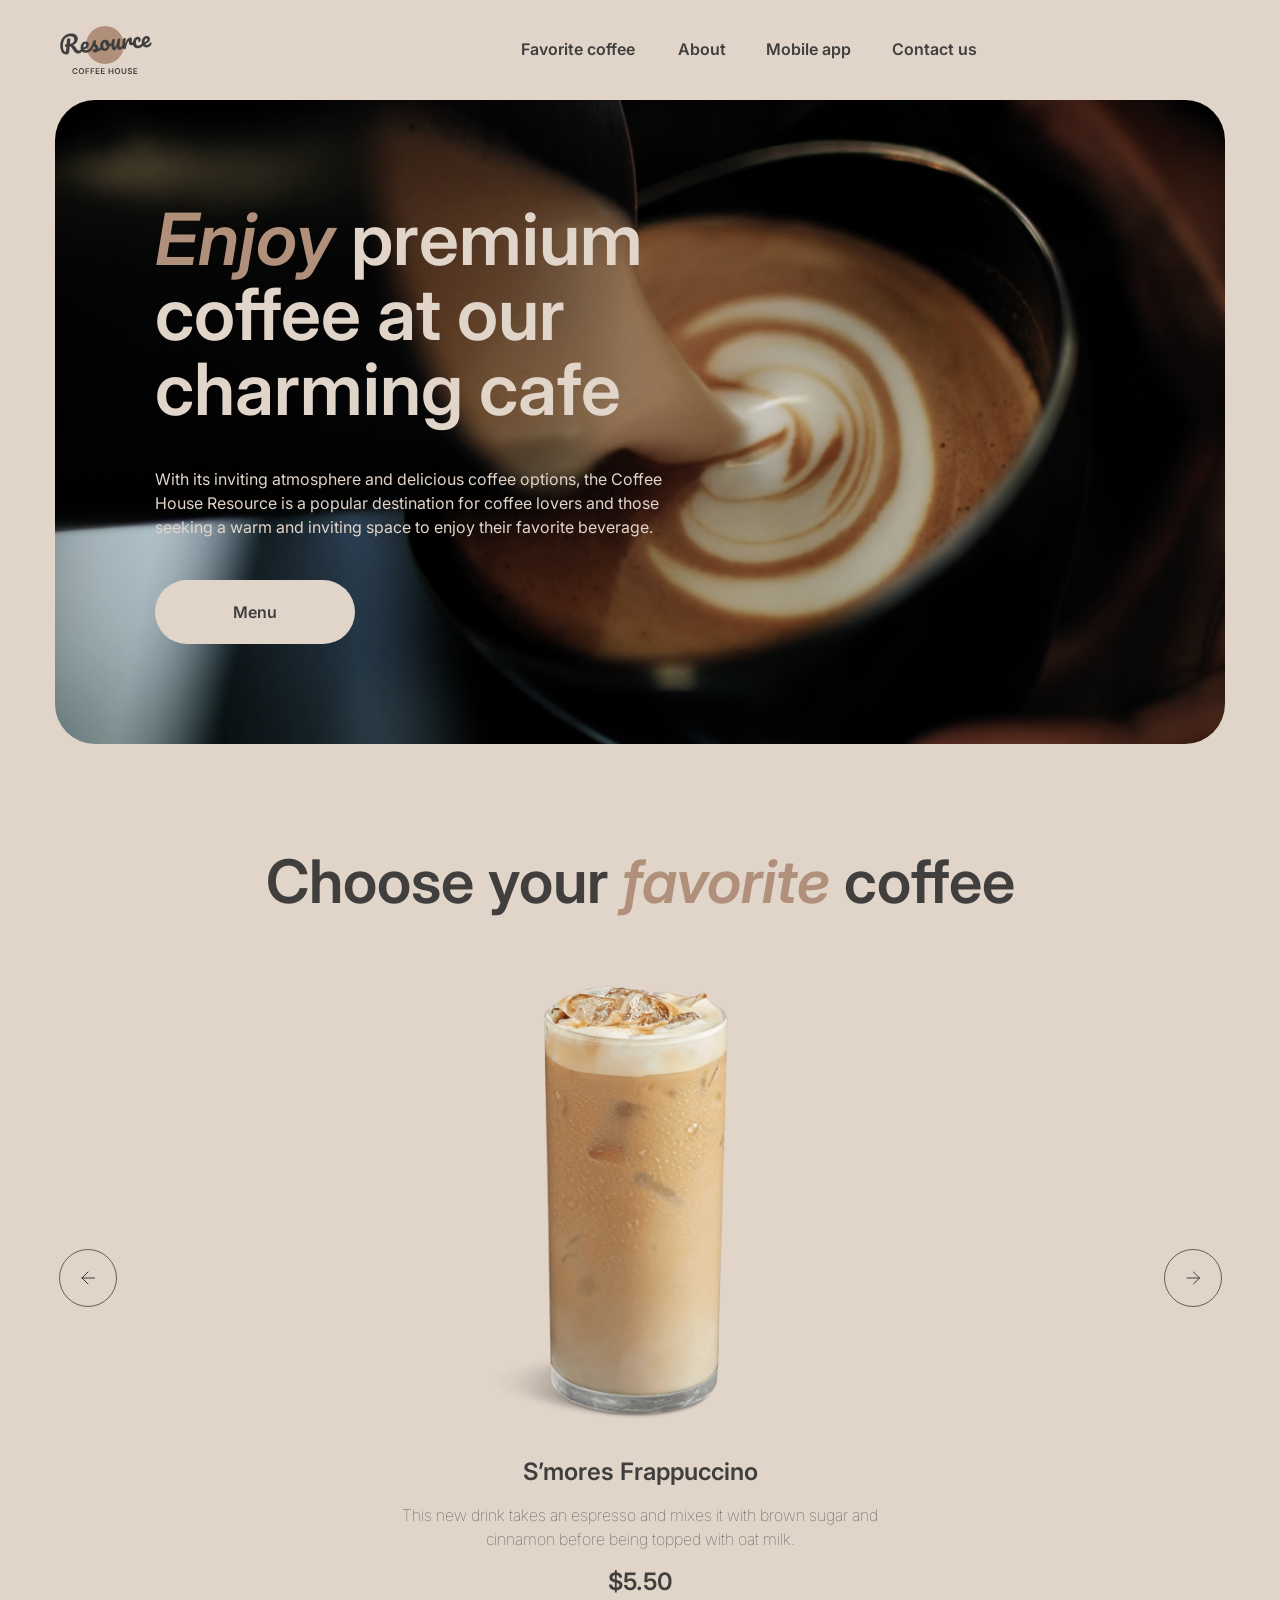
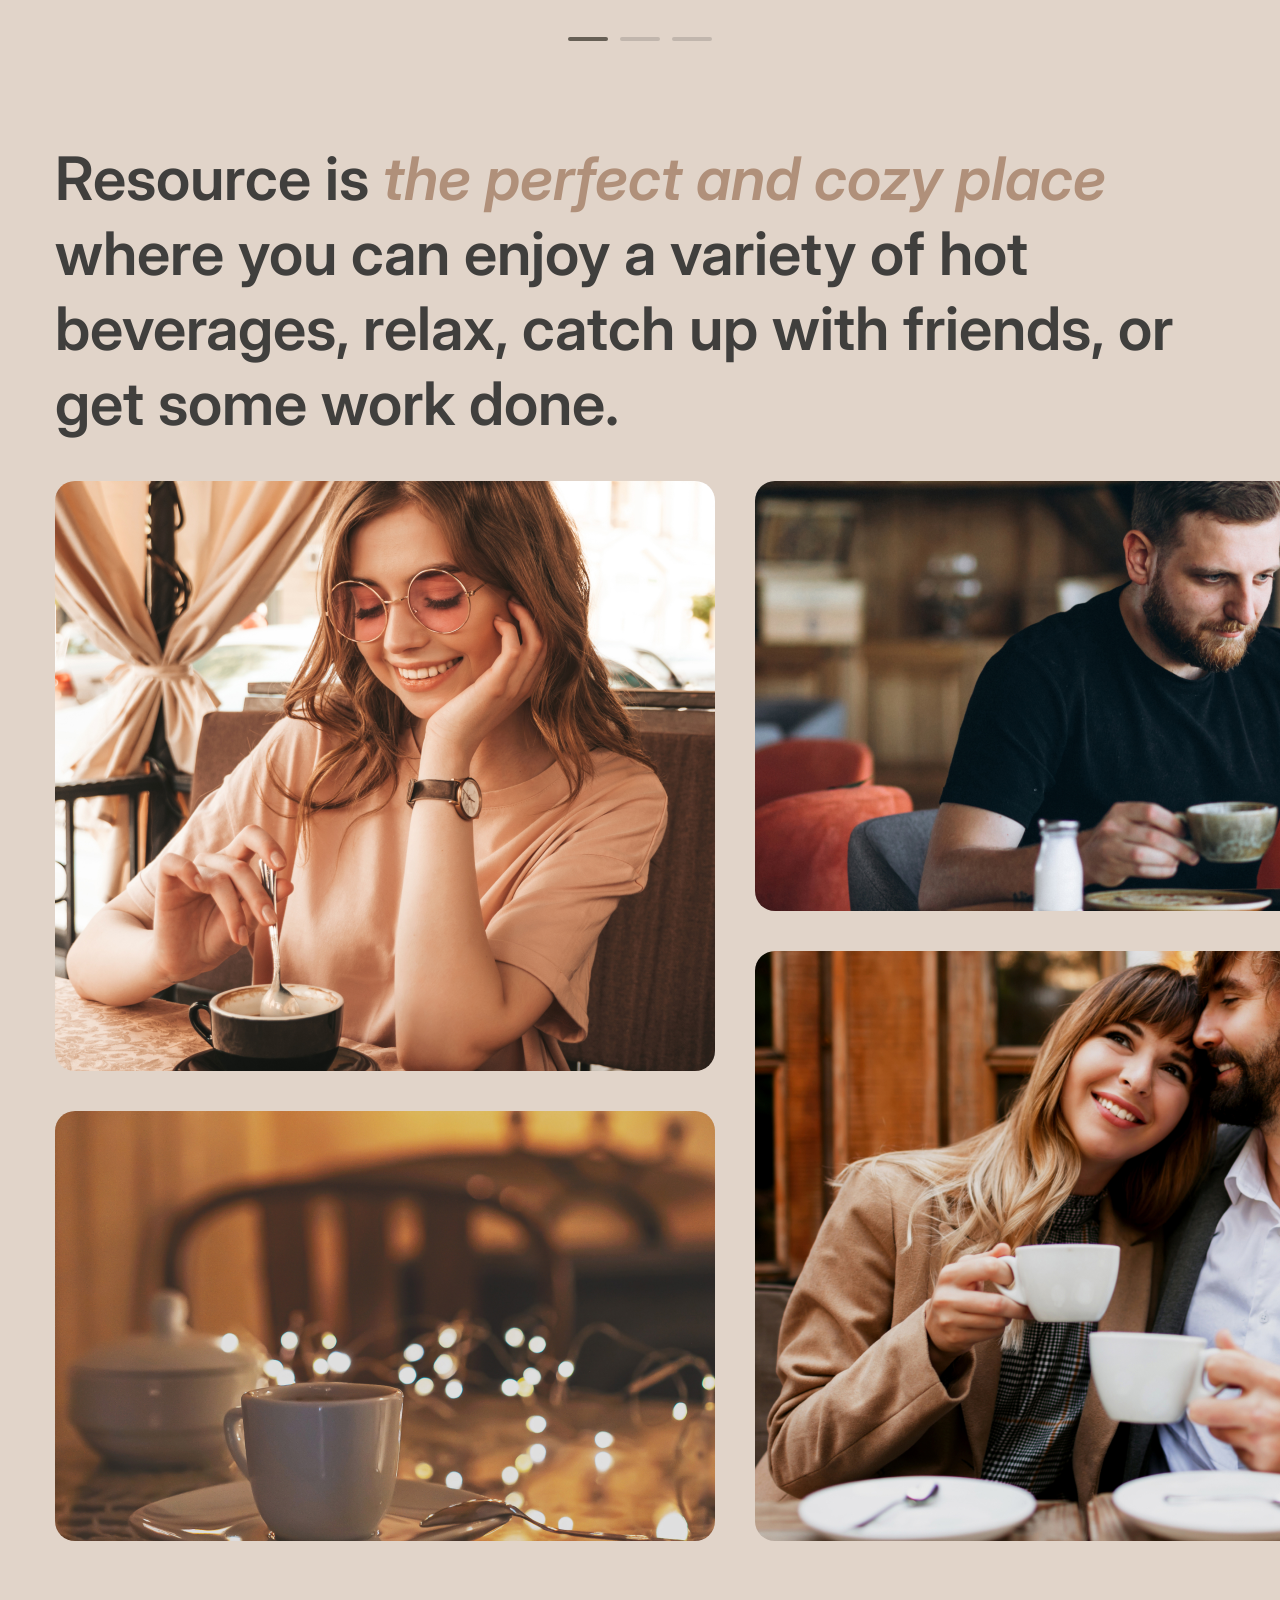
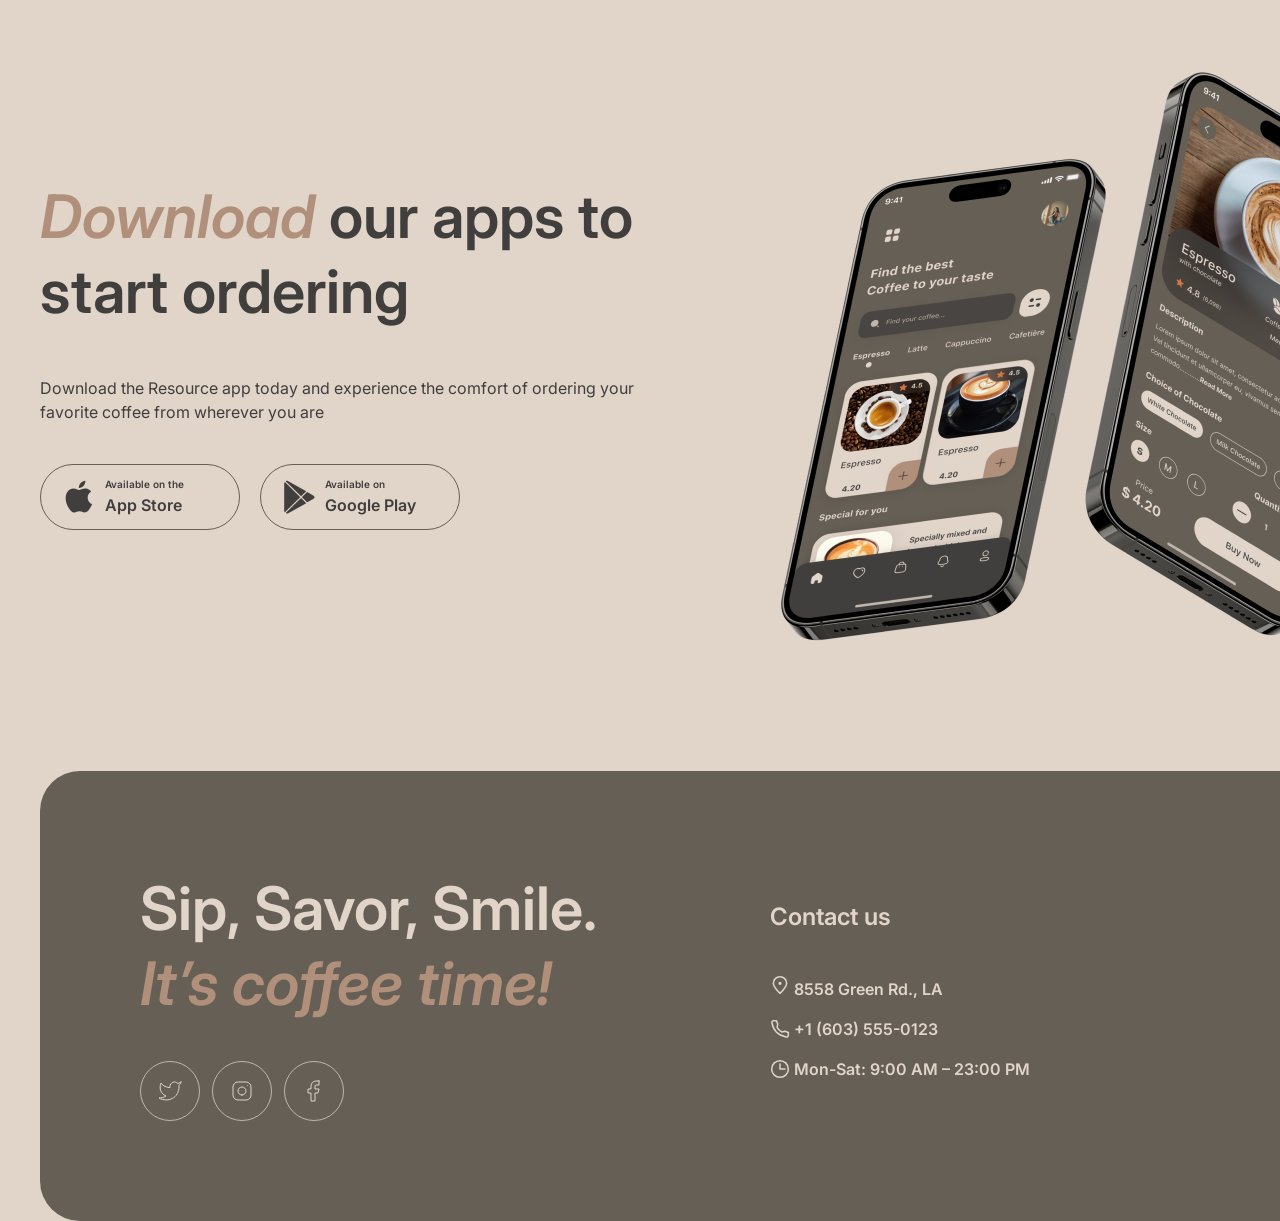
<file: coffee-house/index.html>
<!DOCTYPE html>
<html lang="en">
<head>
    <!-- encoding -->
    <meta charset="UTF-8">
    <!-- mobile support -->
    <meta name="viewport" content="width=device-width, initial-scale=1.0">
    <meta name="viewport" content="width=device-width, initial-scale=1">
    <!-- title, seo -->
    <title>Home</title>
    <!-- styles -->
    <link rel="stylesheet" href="./style/style.css">
    <!-- open graph -->
    <!-- favicons -->
    <link type="image/coffee-icon" href="./img/coffee-cup.svg" rel="shortcut icon">
    <link type="Image/coffee-icon" href="./img/coffee-cup.svg" rel="icon">
</head>
<body>
    <!-- header -->
    <header class="header">
        <div class="container">
            <div class="header_nav">
                <div class="logo">
                    <svg width="100" height="60" viewBox="0 0 100 60" fill="none" xmlns="http://www.w3.org/2000/svg">
                        <path
                            d="M69 25C69 35.4934 60.4934 44 50 44C39.5066 44 31 35.4934 31 25C31 14.5066 39.5066 6 50 6C60.4934 6 69 14.5066 69 25Z"
                            fill="#B0907A" />
                        <path
                            d="M95.6784 22.2913C95.8856 22.2732 96.0534 22.3548 96.1817 22.5364C96.326 22.7165 96.4127 22.9739 96.442 23.3086C96.4922 23.8824 96.4 24.3884 96.1652 24.8265C95.7789 25.5509 95.2359 26.1365 94.5362 26.5832C93.8524 27.0285 93.0084 27.295 92.0042 27.3829C90.4741 27.5168 89.2469 27.1664 88.3226 26.3318C87.3969 25.4812 86.8658 24.2749 86.7291 22.7129C86.6329 21.6131 86.7748 20.5727 87.1547 19.5919C87.5333 18.5951 88.1046 17.7822 88.8687 17.1532C89.6487 16.5229 90.5568 16.1623 91.5928 16.0717C92.5173 15.9908 93.2829 16.2049 93.8895 16.714C94.4948 17.2071 94.8386 17.9239 94.9209 18.8643C95.0171 19.9641 94.7016 20.9473 93.9743 21.814C93.2617 22.6633 91.9772 23.4021 90.1208 24.0303C90.5675 24.73 91.2451 25.0401 92.1537 24.9606C92.8072 24.9035 93.3279 24.7053 93.7158 24.3662C94.1197 24.0257 94.5692 23.4725 95.0643 22.7064C95.2346 22.4506 95.4393 22.3122 95.6784 22.2913ZM91.3914 18.4503C90.8016 18.5019 90.3295 18.8885 89.9751 19.6102C89.6365 20.3304 89.5098 21.1767 89.5949 22.149L89.5991 22.1968C90.5199 21.8914 91.2318 21.4918 91.7347 20.9981C92.2376 20.5044 92.4632 19.9626 92.4117 19.3729C92.3852 19.0701 92.2766 18.8386 92.0859 18.6786C91.9098 18.5013 91.6783 18.4252 91.3914 18.4503Z"
                            fill="#403F3D" />
                        <path
                            d="M83.2976 28.1446C81.7356 28.2813 80.4779 27.9497 79.5245 27.1497C78.5857 26.3324 78.0529 25.1985 77.926 23.7481C77.813 22.457 77.969 21.303 78.394 20.2861C78.819 19.2692 79.4149 18.4622 80.1818 17.8651C80.9487 17.268 81.7784 16.9304 82.671 16.8523C83.5477 16.7756 84.2481 16.9793 84.7723 17.4635C85.311 17.9303 85.6159 18.5702 85.6871 19.383C85.7456 20.0525 85.6437 20.6316 85.3813 21.1203C85.1348 21.6076 84.7725 21.8722 84.2944 21.9141C83.9915 21.9406 83.7382 21.8904 83.5344 21.7637C83.3465 21.6356 83.2414 21.444 83.2191 21.189C83.2093 21.0774 83.2141 20.9485 83.2334 20.8023C83.2527 20.6561 83.2676 20.5504 83.278 20.4852C83.3367 20.2392 83.357 20.0125 83.3389 19.8053C83.3208 19.5981 83.2511 19.4436 83.1297 19.3418C83.0243 19.2386 82.876 19.1953 82.6847 19.2121C82.3181 19.2441 81.9901 19.4415 81.7006 19.8041C81.4097 20.1508 81.193 20.6114 81.0506 21.186C80.9081 21.7606 80.8661 22.3826 80.9247 23.0521C81.0865 24.901 81.9723 25.7551 83.5821 25.6142C84.2356 25.557 84.9181 25.2805 85.6296 24.7846C86.3556 24.2714 87.0469 23.5444 87.7034 22.6036C87.8752 22.3637 88.0806 22.2333 88.3197 22.2124C88.5269 22.1942 88.6946 22.2759 88.8229 22.4574C88.9672 22.6375 89.054 22.895 89.0832 23.2297C89.1362 23.8354 89.028 24.3427 88.7587 24.7518C88.0904 25.7418 87.2526 26.5378 86.2452 27.1399C85.2524 27.7247 84.2699 28.0596 83.2976 28.1446Z"
                            fill="#403F3D" />
                        <path
                            d="M69.548 29.3476C68.9423 29.4006 68.4841 29.1195 68.1733 28.5042C67.8784 27.8876 67.6696 26.8779 67.5469 25.4753C67.3656 23.4032 67.4882 21.4089 67.9148 19.4924C68.0179 19.0177 68.2197 18.6627 68.5203 18.4276C68.8355 18.1752 69.288 18.0232 69.8778 17.9716C70.1965 17.9437 70.4232 17.964 70.5577 18.0326C70.6921 18.1011 70.7692 18.2469 70.7887 18.4701C70.811 18.7251 70.7416 19.3094 70.5806 20.2229C70.477 20.8744 70.3983 21.4434 70.3445 21.93C70.2907 22.4165 70.2626 23.0132 70.2602 23.7201C70.6663 22.3033 71.1584 21.136 71.7366 20.2181C72.3148 19.3002 72.8987 18.6308 73.4883 18.2098C74.0938 17.7874 74.6595 17.5532 75.1855 17.5072C76.2215 17.4166 76.7849 17.8893 76.8755 18.9253C76.8936 19.1325 76.8658 19.6409 76.7921 20.4504C76.7204 21.0991 76.6915 21.5032 76.7054 21.6626C76.7542 22.2204 76.9779 22.4819 77.3764 22.4471C77.8227 22.408 78.3658 22.0072 79.0057 21.2445C79.1948 21.0191 79.4009 20.8967 79.6241 20.8772C79.8313 20.8591 79.9991 20.9408 80.1274 21.1223C80.2702 21.2864 80.3549 21.5199 80.3814 21.8228C80.433 22.4125 80.314 22.8887 80.0245 23.2513C79.6187 23.7526 79.1275 24.1971 78.5511 24.5848C77.9893 24.9552 77.3736 25.1697 76.7042 25.2282C75.8594 25.3021 75.1951 25.1434 74.7111 24.7521C74.2431 24.3594 73.977 23.7965 73.9129 23.0633C73.892 22.8242 73.895 22.583 73.9219 22.3397C73.9258 22.0182 73.923 21.8016 73.9132 21.69C73.8909 21.435 73.7921 21.3151 73.6167 21.3305C73.3777 21.3514 73.0826 21.6503 72.7315 22.2271C72.395 22.7865 72.0738 23.5213 71.768 24.4314C71.4621 25.3415 71.2322 26.2932 71.0782 27.2864C70.9684 28.0509 70.8058 28.5791 70.5904 28.8709C70.3896 29.1455 70.0421 29.3044 69.548 29.3476Z"
                            fill="#403F3D" />
                        <path
                            d="M59.2452 30.2488C58.5279 30.3116 57.9096 30.0364 57.3902 29.4233C56.8853 28.7929 56.5897 27.9836 56.5032 26.9954C56.3986 25.8 56.3828 24.7012 56.4557 23.699C56.5273 22.6809 56.6975 21.5979 56.9665 20.4501C57.0841 19.958 57.2772 19.5958 57.546 19.3635C57.8148 19.1312 58.26 18.9878 58.8816 18.9334C59.2323 18.9028 59.4762 18.9376 59.6135 19.038C59.7667 19.1371 59.8531 19.2981 59.8726 19.5213C59.8838 19.6488 59.8337 20.0868 59.7226 20.8354C59.6148 21.4391 59.534 21.9842 59.4802 22.4707C59.3078 24.1722 59.246 25.3019 59.2948 25.8598C59.3241 26.1945 59.3849 26.4301 59.4771 26.5666C59.568 26.6871 59.7011 26.7397 59.8764 26.7244C60.1155 26.7035 60.3895 26.4386 60.6983 25.9297C61.023 25.4195 61.3421 24.6608 61.6555 23.6536C61.9849 22.6451 62.2788 21.4148 62.5372 19.9627C62.6229 19.4734 62.7842 19.114 63.0211 18.8845C63.2739 18.6535 63.6633 18.5151 64.1893 18.4691C64.5559 18.437 64.8151 18.4625 64.967 18.5456C65.1174 18.6127 65.203 18.7658 65.224 19.0049C65.2588 19.4034 65.1551 20.5127 64.9128 22.3327C64.645 24.412 64.532 25.6907 64.5739 26.1688C64.6004 26.4717 64.685 26.7052 64.8279 26.8694C64.9693 27.0176 65.1437 27.0827 65.3509 27.0645C65.6697 27.0366 66.0275 26.8126 66.4244 26.3924C66.8358 25.9549 67.3698 25.2657 68.0263 24.3249C68.198 24.0851 68.4035 23.9547 68.6425 23.9337C68.8498 23.9156 69.0175 23.9973 69.1458 24.1788C69.2901 24.3589 69.3768 24.6163 69.4061 24.9511C69.4619 25.5886 69.3537 26.096 69.0815 26.4731C68.4701 27.3779 67.7896 28.1361 67.04 28.7477C66.3064 29.358 65.4375 29.707 64.4334 29.7949C63.6683 29.8618 63.0766 29.6165 62.6585 29.0588C62.2562 28.4997 62.0084 27.6862 61.9149 26.6183C61.7388 27.7259 61.4055 28.5982 60.9152 29.2354C60.4235 29.8566 59.8668 30.1944 59.2452 30.2488Z"
                            fill="#403F3D" />
                        <path
                            d="M57.5606 22.8796C57.7678 22.8614 57.9362 22.9511 58.0659 23.1485C58.1956 23.346 58.2744 23.6041 58.3023 23.9229C58.3692 24.688 58.1779 25.1625 57.7282 25.3463C56.8011 25.7647 55.7659 26.048 54.6225 26.1963C54.4367 27.5616 53.9332 28.6898 53.1117 29.5808C52.2888 30.4559 51.3115 30.9429 50.1799 31.0419C49.2235 31.1256 48.3824 30.9663 47.6566 30.564C46.9467 30.1603 46.383 29.5913 45.9654 28.8569C45.5478 28.1225 45.3 27.309 45.2219 26.4164C45.1159 25.205 45.2529 24.1089 45.6328 23.1281C46.0114 22.1313 46.5841 21.3343 47.351 20.7372C48.1165 20.1242 48.9933 19.7744 49.9816 19.688C51.1929 19.582 52.2022 19.9193 53.0093 20.6999C53.8309 21.4632 54.3592 22.453 54.5941 23.6691C55.339 23.5558 56.2177 23.3183 57.23 22.9567C57.3547 22.9136 57.4649 22.8879 57.5606 22.8796ZM50.1494 28.4908C50.6595 28.4462 51.0797 28.2007 51.41 27.7542C51.7563 27.3063 51.959 26.6863 52.0182 25.8941C51.4948 25.6026 51.0739 25.1977 50.7555 24.6795C50.4531 24.1599 50.2754 23.5972 50.2224 22.9916C50.2001 22.7365 50.2017 22.4794 50.2272 22.2202L50.1076 22.2307C49.4701 22.2864 48.9633 22.644 48.5873 23.3032C48.2259 23.9452 48.094 24.824 48.1916 25.9398C48.2683 26.8164 48.4942 27.4712 48.8694 27.9042C49.2605 28.3357 49.6872 28.5313 50.1494 28.4908Z"
                            fill="#403F3D" />
                        <path
                            d="M40.3093 32.4354C39.4805 32.508 38.8262 32.3725 38.3464 32.029C37.8826 31.6841 37.6298 31.2726 37.5879 30.7944C37.5517 30.38 37.6717 30.0081 37.9481 29.6787C38.2244 29.3494 38.6575 29.1589 39.2472 29.1073C39.4544 29.0892 39.6956 29.0922 39.9708 29.1163C40.2604 29.1231 40.4777 29.1282 40.6226 29.1316C40.5704 28.7185 40.4406 28.3364 40.2332 27.9851C40.0417 27.6325 39.8038 27.3 39.5195 26.9876C39.2338 26.6592 38.9682 26.3773 38.7228 26.1418C38.3109 27.1254 37.8851 27.9497 37.4454 28.6145C37.0216 29.278 36.5472 29.9137 36.0222 30.5218C35.7604 30.8338 35.4701 31.0038 35.1513 31.0316C34.8963 31.054 34.6814 30.9844 34.5067 30.823C34.3306 30.6457 34.2307 30.4216 34.207 30.1506C34.1791 29.8318 34.2648 29.5272 34.4643 29.2367L34.7416 28.827C35.5235 27.6664 36.1068 26.7159 36.4918 25.9756C36.7223 25.4896 36.9874 24.8481 37.2871 24.0509C37.5853 23.2379 37.8735 22.4016 38.1517 21.542C38.3932 20.8142 38.9921 20.4085 39.9484 20.3248C40.3947 20.2858 40.709 20.2984 40.8913 20.3628C41.0736 20.4271 41.1725 20.547 41.1878 20.7223C41.1962 20.8179 41.1775 20.9722 41.1319 21.1849C41.0863 21.3977 41.0167 21.6126 40.9233 21.8296C40.6866 22.4285 40.5857 22.9272 40.6205 23.3257C40.6415 23.5647 40.7442 23.8208 40.9286 24.0937C41.1291 24.3653 41.4235 24.7009 41.8118 25.1006C42.3804 25.7254 42.8131 26.2657 43.11 26.7216C43.4214 27.1601 43.6015 27.6583 43.6503 28.2162C43.6642 28.3756 43.6678 28.6001 43.6611 28.8898C44.4156 28.5187 45.2617 27.6335 46.1993 26.2345C46.371 25.9946 46.5765 25.8642 46.8155 25.8433C47.0227 25.8252 47.1905 25.9069 47.3188 26.0884C47.4631 26.2685 47.5498 26.5259 47.5791 26.8606C47.6321 27.4663 47.5239 27.9737 47.2545 28.3827C46.544 29.4407 45.8382 30.185 45.1371 30.6158C44.4505 31.0292 43.5747 31.2985 42.5095 31.4238C41.9194 32.0215 41.186 32.3587 40.3093 32.4354Z"
                            fill="#403F3D" />
                        <path
                            d="M36.6171 26.7357C36.8243 26.7175 36.9921 26.7992 37.1204 26.9807C37.2646 27.1608 37.3514 27.4183 37.3807 27.753C37.4365 28.3905 37.3283 28.8979 37.0561 29.2751C36.5291 30.0439 35.7502 30.7786 34.7193 31.4791C33.7044 32.1782 32.5833 32.5815 31.3559 32.6888C29.6823 32.8353 28.3436 32.4947 27.3396 31.667C26.3356 30.8394 25.7646 29.6365 25.6266 28.0586C25.5304 26.9588 25.6722 25.9185 26.0522 24.9376C26.4308 23.9408 27.0021 23.1279 27.7662 22.4989C28.5462 21.8686 29.4542 21.508 30.4903 21.4174C31.4147 21.3365 32.1803 21.5506 32.787 22.0597C33.3923 22.5528 33.7361 23.2696 33.8183 24.21C33.9145 25.3098 33.599 26.293 32.8718 27.1597C32.1591 28.009 30.8826 28.7471 29.0422 29.3739C29.5048 30.0722 30.294 30.3726 31.4098 30.275C32.127 30.2122 32.9183 29.894 33.7836 29.3204C34.6634 28.7295 35.4025 27.9983 36.0009 27.1269C36.1726 26.887 36.378 26.7566 36.6171 26.7357ZM30.2888 23.796C29.6991 23.8476 29.227 24.2342 28.8725 24.9559C28.534 25.6761 28.4073 26.5224 28.4923 27.4947L28.4965 27.5425C29.4174 27.2371 30.1293 26.8375 30.6322 26.3438C31.1351 25.8501 31.3607 25.3083 31.3091 24.7186C31.2826 24.4158 31.174 24.1843 30.9834 24.0243C30.8072 23.847 30.5757 23.7709 30.2888 23.796Z"
                            fill="#403F3D" />
                        <path
                            d="M27.6906 27.5167C27.8978 27.4986 28.0656 27.5803 28.1939 27.7618C28.3382 27.9419 28.4249 28.1993 28.4542 28.5341C28.5086 29.1557 28.4004 29.6631 28.1296 30.0561C27.4454 31.0476 26.7351 31.8324 25.9987 32.4108C25.261 32.9733 24.3581 33.3012 23.2902 33.3946C22.2541 33.4853 21.3451 33.2837 20.5631 32.79C19.797 32.2949 19.028 31.3985 18.256 30.1009C17.6351 29.063 17.151 28.3023 16.8035 27.8188C16.4547 27.3193 16.119 26.9712 15.7967 26.7745C15.4903 26.5765 15.1198 26.4724 14.6852 26.4622C14.6508 26.8025 14.5595 27.8705 14.4114 29.6663C14.3537 30.4744 14.3165 30.9675 14.3 31.1456C14.2256 32.1319 13.9724 32.9089 13.5402 33.4767C13.1067 34.0286 12.4038 34.3471 11.4315 34.4321C10.3636 34.5256 9.38799 34.2977 8.50477 33.7486C7.63609 33.1822 6.9298 32.3606 6.38589 31.2839C5.84059 30.1913 5.50518 28.9277 5.37968 27.4932C5.1454 24.8154 5.40544 22.4638 6.15978 20.4383C6.93006 18.4115 8.10738 16.8148 9.69174 15.6483C11.2906 14.4644 13.1899 13.7763 15.3895 13.5838C16.9196 13.45 18.223 13.5688 19.2994 13.9404C20.3759 14.312 21.1968 14.8826 21.762 15.6523C22.3432 16.4206 22.6784 17.3148 22.7676 18.3349C22.8457 19.2275 22.7073 20.1229 22.3522 21.0213C22.0117 21.9023 21.4476 22.7066 20.66 23.434C19.8724 24.1614 18.8869 24.7375 17.7034 25.1622C18.4866 25.3025 19.1057 25.5856 19.5605 26.0116C20.0154 26.4376 20.4891 27.0787 20.9816 27.9351C21.5115 28.8524 22.0112 29.5153 22.4806 29.924C22.966 30.3312 23.4955 30.5098 24.0693 30.4596C24.5794 30.4149 25.0509 30.205 25.4838 29.8299C25.9154 29.4388 26.4456 28.7981 27.0744 27.9079C27.2461 27.6681 27.4515 27.5377 27.6906 27.5167ZM11.3837 26.727C10.8418 26.7744 10.4561 26.6797 10.2266 26.4428C10.013 26.2045 9.89225 25.9259 9.86436 25.6071C9.8309 25.2246 9.92394 24.9113 10.1435 24.6672C10.379 24.4218 10.6562 24.2851 10.9749 24.2572L11.5727 24.2049C11.691 22.6206 11.8123 21.2528 11.9364 20.1016C12.053 19.0474 12.6771 18.4708 13.8088 18.3718C14.7173 18.2923 15.2071 18.659 15.2782 19.4719C15.2936 19.6473 15.2975 19.7835 15.2899 19.8805L14.9199 23.9121C15.7764 23.789 16.5393 23.5134 17.2085 23.0855C17.8937 22.6561 18.4149 22.0966 18.7722 21.4068C19.1454 20.7156 19.2957 19.9556 19.2232 19.1268C19.1353 18.1226 18.7236 17.3636 17.988 16.8498C17.2524 16.3359 16.2232 16.1369 14.9002 16.2526C13.3382 16.3893 12.0016 16.8997 10.8904 17.7839C9.79381 18.6508 8.98568 19.8779 8.46605 21.4653C7.94503 23.0366 7.78003 24.9142 7.97108 27.0978C8.06033 28.1179 8.24063 28.9855 8.51198 29.7006C8.78334 30.4157 9.08648 30.9432 9.42139 31.2834C9.75631 31.6235 10.0592 31.7817 10.3302 31.7579C10.5374 31.7398 10.6957 31.6216 10.8051 31.4032C10.9304 31.1834 11.0127 30.839 11.052 30.3698L11.3837 26.727Z"
                            fill="#403F3D" />
                        <path
                            d="M78.4033 54.0001V48.1819H82.1874V49.0654H79.4573V50.645H81.9914V51.5285H79.4573V53.1165H82.2101V54.0001H78.4033Z"
                            fill="#403F3D" />
                        <path
                            d="M75.9698 49.7813C75.9433 49.5332 75.8316 49.34 75.6346 49.2017C75.4395 49.0635 75.1857 48.9943 74.8732 48.9943C74.6535 48.9943 74.4651 49.0275 74.3079 49.0938C74.1507 49.1601 74.0304 49.25 73.9471 49.3637C73.8638 49.4773 73.8211 49.607 73.8192 49.7529C73.8192 49.8741 73.8467 49.9792 73.9016 50.0682C73.9585 50.1572 74.0352 50.233 74.1317 50.2955C74.2283 50.3561 74.3353 50.4072 74.4528 50.4489C74.5702 50.4906 74.6886 50.5256 74.8079 50.554L75.3533 50.6904C75.573 50.7415 75.7842 50.8106 75.9869 50.8977C76.1914 50.9849 76.3742 51.0947 76.5352 51.2273C76.698 51.3599 76.8268 51.5199 76.9215 51.7074C77.0162 51.8949 77.0636 52.1146 77.0636 52.3665C77.0636 52.7074 76.9764 53.0076 76.8022 53.2671C76.628 53.5246 76.3761 53.7263 76.0465 53.8722C75.7189 54.0161 75.3221 54.0881 74.8562 54.0881C74.4035 54.0881 74.0105 54.018 73.6772 53.8779C73.3458 53.7377 73.0863 53.5332 72.8988 53.2642C72.7132 52.9953 72.6128 52.6676 72.5977 52.2813H73.6346C73.6497 52.4839 73.7122 52.6525 73.8221 52.787C73.9319 52.9214 74.0749 53.0218 74.2511 53.0881C74.4291 53.1544 74.628 53.1875 74.8477 53.1875C75.0768 53.1875 75.2776 53.1534 75.4499 53.0852C75.6242 53.0152 75.7605 52.9186 75.859 52.7955C75.9575 52.6705 76.0077 52.5246 76.0096 52.358C76.0077 52.2065 75.9632 52.0815 75.8761 51.983C75.7889 51.8826 75.6668 51.7993 75.5096 51.733C75.3543 51.6648 75.1725 51.6042 74.9641 51.5512L74.3022 51.3807C73.823 51.2576 73.4442 51.071 73.1658 50.821C72.8893 50.5692 72.7511 50.2349 72.7511 49.8182C72.7511 49.4754 72.8439 49.1752 73.0295 48.9176C73.217 48.6601 73.4717 48.4602 73.7937 48.3182C74.1156 48.1743 74.4802 48.1023 74.8874 48.1023C75.3003 48.1023 75.6621 48.1743 75.9727 48.3182C76.2852 48.4602 76.5304 48.6582 76.7085 48.912C76.8865 49.1638 76.9783 49.4536 76.984 49.7813H75.9698Z"
                            fill="#403F3D" />
                        <path
                            d="M70.2086 48.1819H71.2626V51.983C71.2626 52.3997 71.1641 52.7662 70.9672 53.0825C70.7721 53.3987 70.4975 53.6459 70.1433 53.8239C69.7891 54.0001 69.3753 54.0881 68.9018 54.0881C68.4264 54.0881 68.0117 54.0001 67.6575 53.8239C67.3033 53.6459 67.0287 53.3987 66.8336 53.0825C66.6386 52.7662 66.541 52.3997 66.541 51.983V48.1819H67.595V51.895C67.595 52.1374 67.648 52.3533 67.7541 52.5427C67.862 52.7321 68.0136 52.8807 68.2086 52.9887C68.4037 53.0948 68.6348 53.1478 68.9018 53.1478C69.1689 53.1478 69.3999 53.0948 69.595 52.9887C69.792 52.8807 69.9435 52.7321 70.0495 52.5427C70.1556 52.3533 70.2086 52.1374 70.2086 51.895V48.1819Z"
                            fill="#403F3D" />
                        <path
                            d="M65.1444 51.0909C65.1444 51.7178 65.027 52.2548 64.7922 52.7017C64.5592 53.1468 64.241 53.4877 63.8376 53.7245C63.4361 53.9612 62.9806 54.0796 62.4711 54.0796C61.9617 54.0796 61.5052 53.9612 61.1018 53.7245C60.7003 53.4858 60.3821 53.144 60.1473 52.6989C59.9143 52.2519 59.7979 51.7159 59.7979 51.0909C59.7979 50.464 59.9143 49.9281 60.1473 49.483C60.3821 49.036 60.7003 48.6942 61.1018 48.4574C61.5052 48.2207 61.9617 48.1023 62.4711 48.1023C62.9806 48.1023 63.4361 48.2207 63.8376 48.4574C64.241 48.6942 64.5592 49.036 64.7922 49.483C65.027 49.9281 65.1444 50.464 65.1444 51.0909ZM64.0848 51.0909C64.0848 50.6496 64.0157 50.2775 63.8774 49.9745C63.741 49.6695 63.5516 49.4394 63.3092 49.2841C63.0668 49.1269 62.7874 49.0483 62.4711 49.0483C62.1549 49.0483 61.8755 49.1269 61.6331 49.2841C61.3907 49.4394 61.2003 49.6695 61.0621 49.9745C60.9257 50.2775 60.8575 50.6496 60.8575 51.0909C60.8575 51.5322 60.9257 51.9053 61.0621 52.2102C61.2003 52.5133 61.3907 52.7434 61.6331 52.9006C61.8755 53.0559 62.1549 53.1335 62.4711 53.1335C62.7874 53.1335 63.0668 53.0559 63.3092 52.9006C63.5516 52.7434 63.741 52.5133 63.8774 52.2102C64.0157 51.9053 64.0848 51.5322 64.0848 51.0909Z"
                            fill="#403F3D" />
                        <path
                            d="M53.5918 54.0001V48.1819H54.6458V50.645H57.3418V48.1819H58.3986V54.0001H57.3418V51.5285H54.6458V54.0001H53.5918Z"
                            fill="#403F3D" />
                        <path
                            d="M45.9482 54.0001V48.1819H49.7323V49.0654H47.0022V50.645H49.5363V51.5285H47.0022V53.1165H49.7551V54.0001H45.9482Z"
                            fill="#403F3D" />
                        <path
                            d="M40.6895 54.0001V48.1819H44.4735V49.0654H41.7434V50.645H44.2775V51.5285H41.7434V53.1165H44.4963V54.0001H40.6895Z"
                            fill="#403F3D" />
                        <path
                            d="M35.6016 54.0001V48.1819H39.3288V49.0654H36.6555V50.645H39.0732V51.5285H36.6555V54.0001H35.6016Z"
                            fill="#403F3D" />
                        <path
                            d="M30.5137 54.0001V48.1819H34.2409V49.0654H31.5676V50.645H33.9853V51.5285H31.5676V54.0001H30.5137Z"
                            fill="#403F3D" />
                        <path
                            d="M29.1181 51.0909C29.1181 51.7178 29.0007 52.2548 28.7658 52.7017C28.5328 53.1468 28.2147 53.4877 27.8113 53.7245C27.4097 53.9612 26.9542 54.0796 26.4448 54.0796C25.9353 54.0796 25.4789 53.9612 25.0755 53.7245C24.6739 53.4858 24.3558 53.144 24.1209 52.6989C23.888 52.2519 23.7715 51.7159 23.7715 51.0909C23.7715 50.464 23.888 49.9281 24.1209 49.483C24.3558 49.036 24.6739 48.6942 25.0755 48.4574C25.4789 48.2207 25.9353 48.1023 26.4448 48.1023C26.9542 48.1023 27.4097 48.2207 27.8113 48.4574C28.2147 48.6942 28.5328 49.036 28.7658 49.483C29.0007 49.9281 29.1181 50.464 29.1181 51.0909ZM28.0584 51.0909C28.0584 50.6496 27.9893 50.2775 27.851 49.9745C27.7147 49.6695 27.5253 49.4394 27.2828 49.2841C27.0404 49.1269 26.7611 49.0483 26.4448 49.0483C26.1285 49.0483 25.8491 49.1269 25.6067 49.2841C25.3643 49.4394 25.1739 49.6695 25.0357 49.9745C24.8993 50.2775 24.8311 50.6496 24.8311 51.0909C24.8311 51.5322 24.8993 51.9053 25.0357 52.2102C25.1739 52.5133 25.3643 52.7434 25.6067 52.9006C25.8491 53.0559 26.1285 53.1335 26.4448 53.1335C26.7611 53.1335 27.0404 53.0559 27.2828 52.9006C27.5253 52.7434 27.7147 52.5133 27.851 52.2102C27.9893 51.9053 28.0584 51.5322 28.0584 51.0909Z"
                            fill="#403F3D" />
                        <path
                            d="M22.5536 50.1449H21.4911C21.4608 49.9707 21.4049 49.8163 21.3235 49.6818C21.2421 49.5455 21.1407 49.4299 21.0195 49.3352C20.8983 49.2406 20.7601 49.1695 20.6048 49.1222C20.4513 49.0729 20.2856 49.0483 20.1076 49.0483C19.7913 49.0483 19.511 49.1279 19.2667 49.287C19.0224 49.4442 18.8311 49.6752 18.6928 49.9801C18.5546 50.2832 18.4854 50.6534 18.4854 51.0909C18.4854 51.536 18.5546 51.911 18.6928 52.2159C18.833 52.519 19.0243 52.7481 19.2667 52.9034C19.511 53.0568 19.7904 53.1335 20.1048 53.1335C20.279 53.1335 20.4419 53.1108 20.5934 53.0654C20.7468 53.018 20.8841 52.9489 21.0053 52.858C21.1284 52.7671 21.2317 52.6553 21.315 52.5227C21.4002 52.3902 21.4589 52.2387 21.4911 52.0682L22.5536 52.0739C22.5138 52.3504 22.4277 52.6099 22.2951 52.8523C22.1644 53.0947 21.993 53.3087 21.7809 53.4943C21.5688 53.6781 21.3207 53.822 21.0366 53.9262C20.7525 54.0284 20.4371 54.0796 20.0906 54.0796C19.5792 54.0796 19.1228 53.9612 18.7212 53.7245C18.3197 53.4877 18.0034 53.1459 17.7724 52.6989C17.5413 52.2519 17.4258 51.7159 17.4258 51.0909C17.4258 50.464 17.5423 49.9281 17.7752 49.483C18.0082 49.036 18.3254 48.6942 18.7269 48.4574C19.1284 48.2207 19.583 48.1023 20.0906 48.1023C20.4144 48.1023 20.7156 48.1477 20.994 48.2387C21.2724 48.3296 21.5205 48.4631 21.7383 48.6392C21.9561 48.8135 22.1351 49.0275 22.2752 49.2813C22.4173 49.5332 22.5101 49.821 22.5536 50.1449Z"
                            fill="#403F3D" />
                    </svg>
                </div>
                <nav class="header_menu">
                    <ul class="header_main">
                        <li class="coffee_li"><a class="coffee_li_text" href="#favourcoffee">Favorite coffee</a></li>
                        <li class="about_li"><a href="#about_cafe">About</a></li>
                        <li class="app_li"><a href="#offer_apps">Mobile app</a></li>
                        <li class="contact_li"><a href="#contacts_for_you">Contact us</a></li>
                    </ul>
                </nav>
                <div class="menu_logo">
                    <a class="menu_li" href="./menu.html" id="menu_coffee_menu">Menu</a>
                    <svg width="20" height="20" viewBox="0 0 20 20" fill="none" xmlns="http://www.w3.org/2000/svg">
                        <path
                            d="M14.167 9.76667V11.6667C14.167 14.8883 11.5553 17.5 8.33366 17.5C5.112 17.5 2.50033 14.8883 2.50033 11.6667V9.76667C2.50033 9.4353 2.76896 9.16667 3.10033 9.16667H13.567C13.8984 9.16667 14.167 9.4353 14.167 9.76667Z"
                            stroke="#403F3D" stroke-width="1.5" stroke-linecap="round" stroke-linejoin="round" />
                        <path
                            d="M10.0003 7.50008C10.0003 6.66675 10.5956 5.83341 11.786 5.83341V5.83341C13.101 5.83341 14.167 4.76743 14.167 3.45246V2.91675"
                            stroke="#403F3D" stroke-width="1.5" stroke-linecap="round" stroke-linejoin="round" />
                        <path
                            d="M6.66634 7.5V7.08333C6.66634 5.70262 7.78563 4.58333 9.16634 4.58333V4.58333C10.0868 4.58333 10.833 3.83714 10.833 2.91667V2.5"
                            stroke="#403F3D" stroke-width="1.5" stroke-linecap="round" stroke-linejoin="round" />
                        <path
                            d="M13.333 9.16675H15.4163C16.5669 9.16675 17.4997 10.0995 17.4997 11.2501C17.4997 12.4007 16.5669 13.3334 15.4163 13.3334H14.1663"
                            stroke="#403F3D" stroke-width="1.5" stroke-linecap="round" stroke-linejoin="round" />
                    </svg>
                </div>
            </div>
        </div>
    </header>
        <!-- enjoy block  -->
        <section class="section_hero_coffee">
            <div class="container">
                <div class="hero_container">
                    <div class="hero_offer">
                        <h1 class="offer_text offer_h1">
                            <span class="hero_inner_text">Enjoy</span> premium coffee at our charming cafe
                        </h1>
                        <div class=" offer_text offer_p">
                            With its inviting atmosphere and delicious coffee options, the Coffee House Resource is a
                            popular
                            destination
                            for coffee lovers and those seeking a warm and inviting space to enjoy their favorite beverage.
                        </div>
                        <a class="offer_btn" href="./menu.html"><span class="offer_btn--text">Menu</span></a>
                    </div>
                </div>
            </div>
        </section>
        <!-- favorite coffee -->
        <main>
            <section class="section_favorite_coffee" id="favourcoffee">
                <div class="container">
                    <div class="favorite__coffee">
                        <div class="favorite__title--block">
                            <h2 class="favorite__title">Choose your <span class="inner_text">favorite</span> coffee</h2>
                        </div>
                        <div class="favorite__container__slider">
                            <div class="favorite__slider">
                                <div class="slider_button slider_button--left">
                                    <svg width="14" height="14" viewBox="0 0 14 14" fill="none"
                                        xmlns="http://www.w3.org/2000/svg">
                                        <path d="M13.5 7H1M1 7L7 1M1 7L7 13" stroke="#403F3D" stroke-linecap="round"
                                            stroke-linejoin="round" />
                                    </svg>
                                </div>
                                <div class="slider__cards">
                                    <div class="slider__picture">
                                        <img src="./img/coffee-slider-1.png" alt="slide">
                                    </div>
                                    <div class="slider__descrip">
                                        <h3 class="slider__descrip__title">S’mores Frappuccino</h3>
                                        <p class="slider__descrip__text">This new drink takes an espresso and mixes it with
                                            brown sugar and
                                            cinnamon before being topped with
                                            oat milk.</p>
                                        <p class="slider_price">$5.50</p>
                                    </div>
                                </div>
                                <div class="slider_button slider_button--right">
                                    <svg width="14" height="14" viewBox="0 0 14 14" fill="none"
                                        xmlns="http://www.w3.org/2000/svg">
                                        <path d="M1 7H13.5M13.5 7L7.5 1M13.5 7L7.5 13" stroke="#403F3D"
                                            stroke-linecap="round" stroke-linejoin="round" />
                                    </svg>
                                </div>
                            </div>
                            <div class="favorite__controls">
                                <span class="controls__bullet controls__bullet--active"></span>
                                <span class="controls__bullet controls__bullet--inactive"></span>
                                <span class="controls__bullet controls__bullet--inactive"></span>
                            </div>
                        </div>
                    </div>
                </div>
    </section>
        <!-- resource 'about' block -->
        <div class="container">
        <div class="about_text_container" id="about_cafe">
            <h2 class="about_text">Resource is <span class="theperfect_place">the perfect and cozy place </span> where
                you can enjoy a variety of hot beverages, relax,
                catch up with friends, or get some work done.</h2>
        </div>
        <div class="about_container">
            <div class="column_1"><div class="img_about1"></div><div class="img_about2"></div></div>
            <div class="column_2"><div class="img_about3"></div><div class="img_about4"></div></div>
        </div>
    </div>
        <div class="offer">
            <div class="offer_download" id="offer_apps">
                <div class="download">
                    <span class="download_h2"><span class="d_download">Download</span> our apps to start ordering</span>
                </div>
                <div class="text_download">Download the Resource app today and experience the comfort of ordering your
                    favorite coffee from wherever you are</div>
                <div class="buttons">
                    <div class="button_app_store">
                        <img src="./img/appstore.svg" alt="" class="appstore_img">
                        <div class="button_app_store_2">
                            <div class="appstore_text">Available on the</div> 
                            <div class="appstore_title">App Store</div>
                        </div>
                    </div>
                <div class="button_google_play">
                    <img src="./img/googleplay.svg" alt="" class="googleplay_img">
                    <div class="button_google_play_2">
                        <div class="googleplay_text">Available on</div> 
                        <div class="googleplay_title">Google Play</div>
                    </div>
                </div>
                </div>
            </div>
            <div class="offer_mobilescreens">
                <img src="./img/mobile-screens.png" alt="">
            </div>
        </div>
    </main>
    <!-- footer  -->
    <footer class="footer" id="contacts_for_you">
        <div class="contacts">
            <div class="text_contacts"><p class="sip_savor">Sip, Savor, Smile.</p>
                <p class="coffee_time">It’s coffee time!</p></div>
            <div class="social_links">
                <div class="twitter_link"><img src="./img/twitter.svg" alt="" class="twitter"></div>
                <div class="insta_link"><img src="./img/instagram.svg" alt="" class="instagram"></div>
                <div class="facebook_link"><img src="./img/facebook.svg" alt="" class="facebook"></div>
            </div>
        </div>
        <div class="contacts2">
            <div class="contact_us"><div class="text_contacts2">Contact us</div></div>
            <ul class="contact_links">
                <li class="address">
                    <svg xmlns="http://www.w3.org/2000/svg" width="20" height="20" viewBox="0 0 20 20" fill="none">
                        <path
                            d="M16.6663 8.33329C16.6663 12.0152 9.99967 18.3333 9.99967 18.3333C9.99967 18.3333 3.33301 12.0152 3.33301 8.33329C3.33301 4.65139 6.31778 1.66663 9.99967 1.66663C13.6816 1.66663 16.6663 4.65139 16.6663 8.33329Z"
                            stroke="#E1D4C9" stroke-width="1.5" />
                        <path
                            d="M10.0003 9.16667C10.4606 9.16667 10.8337 8.79357 10.8337 8.33333C10.8337 7.8731 10.4606 7.5 10.0003 7.5C9.54009 7.5 9.16699 7.8731 9.16699 8.33333C9.16699 8.79357 9.54009 9.16667 10.0003 9.16667Z"
                            fill="#E1D4C9" stroke="#E1D4C9" stroke-width="1.5" stroke-linecap="round"
                            stroke-linejoin="round" />
                    </svg> <a href="https://maps.app.goo.gl/XMSyYyRntsNHMBHb8">8558 Green Rd., LA</a>
                </li>
                <li class="phone">
                    <svg xmlns="http://www.w3.org/2000/svg" width="20" height="20" viewBox="0 0 20 20" fill="none">
                        <path
                            d="M15.0984 12.2516L11.6665 12.9166C9.34845 11.7531 7.91654 10.4166 7.08321 8.33329L7.72483 4.89154L6.51197 1.66663L3.72946 1.66663C2.60191 1.66663 1.71466 2.59958 1.90108 3.71161C2.29888 6.08454 3.37231 10.0391 6.24987 12.9166C9.27338 15.9401 13.5661 17.3318 16.1378 17.9288C17.299 18.1983 18.3332 17.2908 18.3332 16.0988L18.3332 13.4843L15.0984 12.2516Z"
                            stroke="#E1D4C9" stroke-width="1.5" stroke-linecap="round" stroke-linejoin="round" />
                    </svg> <a href="tel:+1(603)555-0123"> +1 (603) 555-0123 </a>
                </li>
                <li class="schedule">
                    <svg xmlns="http://www.w3.org/2000/svg" width="20" height="20" viewBox="0 0 20 20" fill="none">
                        <g clip-path="url(#clip0_217_1736)">
                            <path d="M10 5L10 10L15 10" stroke="#E1D4C9" stroke-width="1.5" stroke-linecap="round"
                                stroke-linejoin="round" />
                            <path
                                d="M10.0003 18.3333C14.6027 18.3333 18.3337 14.6023 18.3337 9.99996C18.3337 5.39759 14.6027 1.66663 10.0003 1.66663C5.39795 1.66663 1.66699 5.39759 1.66699 9.99996C1.66699 14.6023 5.39795 18.3333 10.0003 18.3333Z"
                                stroke="#E1D4C9" stroke-width="1.5" stroke-linecap="round" stroke-linejoin="round" />
                        </g>
                        <defs>
                            <clipPath id="clip0_217_1736">
                                <rect width="20" height="20" fill="white" />
                            </clipPath>
                        </defs>
                    </svg>Mon-Sat: 9:00 AM – 23:00 PM
                </li>
            </ul>
        </div>
    </footer>
</body>
</html>
</file>
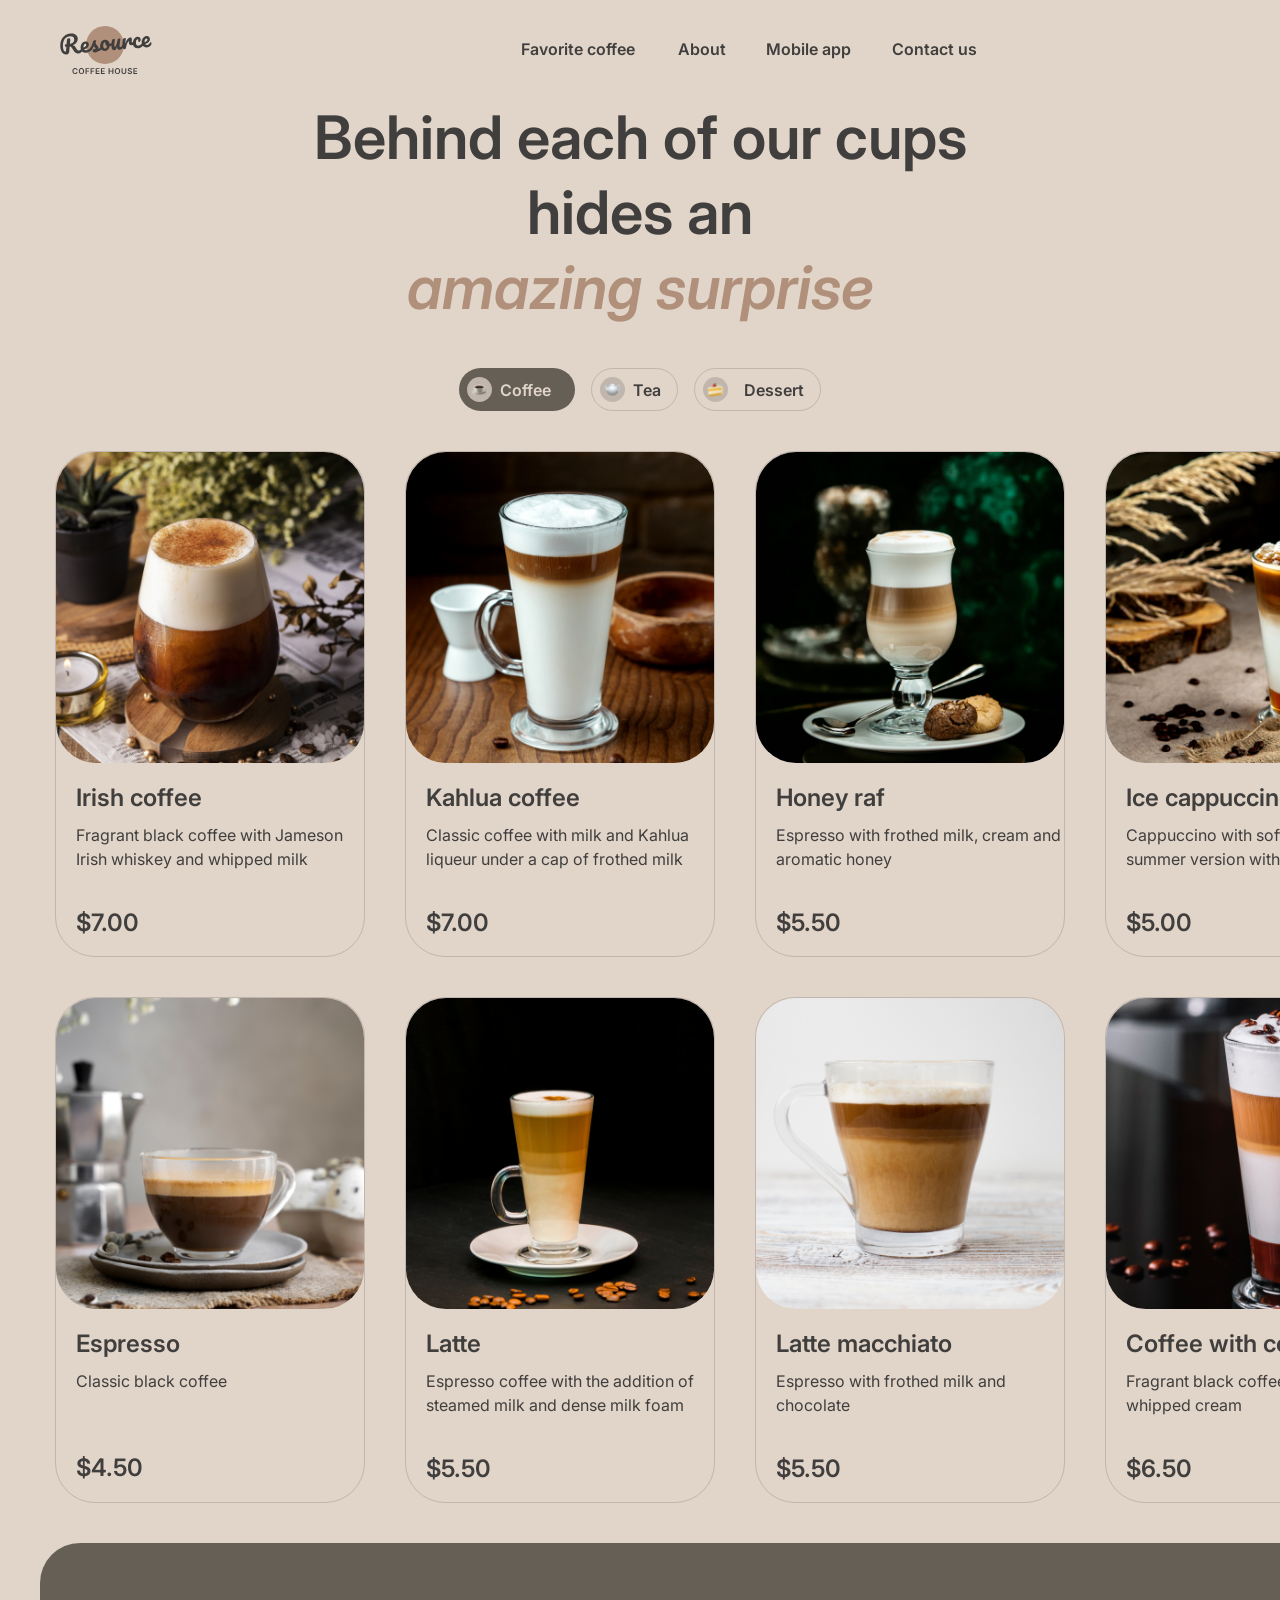
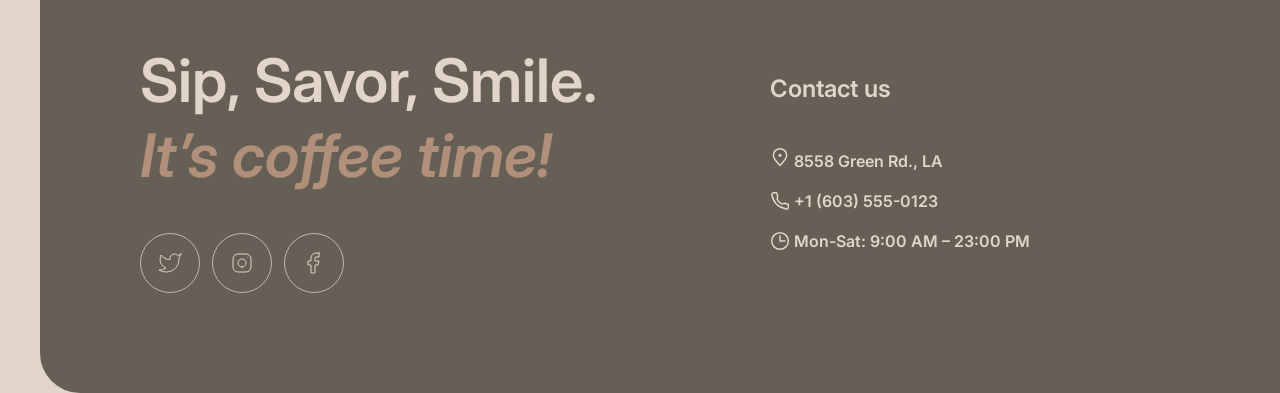
<file: coffee-house/menu.html>
<!DOCTYPE html>
<html lang="en">
<head>
    <!-- encoding -->
    <meta charset="UTF-8">
    <!-- mobile support -->
    <meta name="viewport" content="width=device-width, initial-scale=1.0">
    <meta name="viewport" content="width=device-width, initial-scale=1">
    <!-- title, seo -->
    <title>Menu</title>
    <!-- styles -->
    <link rel="stylesheet" href="./style/style.css">
    <!-- open graph -->
    <!-- favicons -->
    <link type="image/coffee-icon" href="./img/coffee-cup.svg" rel="shortcut icon">
    <link type="Image/coffee-icon" href="./img/coffee-cup.svg" rel="icon">
</head>
<body>
    <!-- header -->
    <header class="header">
        <div class="container">
            <div class="header_nav">
                <div class="logo">
                    <a href="./index.html" id="home_page">
                    <svg width="100" height="60" viewBox="0 0 100 60" fill="none" xmlns="http://www.w3.org/2000/svg">
                        <path
                            d="M69 25C69 35.4934 60.4934 44 50 44C39.5066 44 31 35.4934 31 25C31 14.5066 39.5066 6 50 6C60.4934 6 69 14.5066 69 25Z"
                            fill="#B0907A" />
                        <path
                            d="M95.6784 22.2913C95.8856 22.2732 96.0534 22.3548 96.1817 22.5364C96.326 22.7165 96.4127 22.9739 96.442 23.3086C96.4922 23.8824 96.4 24.3884 96.1652 24.8265C95.7789 25.5509 95.2359 26.1365 94.5362 26.5832C93.8524 27.0285 93.0084 27.295 92.0042 27.3829C90.4741 27.5168 89.2469 27.1664 88.3226 26.3318C87.3969 25.4812 86.8658 24.2749 86.7291 22.7129C86.6329 21.6131 86.7748 20.5727 87.1547 19.5919C87.5333 18.5951 88.1046 17.7822 88.8687 17.1532C89.6487 16.5229 90.5568 16.1623 91.5928 16.0717C92.5173 15.9908 93.2829 16.2049 93.8895 16.714C94.4948 17.2071 94.8386 17.9239 94.9209 18.8643C95.0171 19.9641 94.7016 20.9473 93.9743 21.814C93.2617 22.6633 91.9772 23.4021 90.1208 24.0303C90.5675 24.73 91.2451 25.0401 92.1537 24.9606C92.8072 24.9035 93.3279 24.7053 93.7158 24.3662C94.1197 24.0257 94.5692 23.4725 95.0643 22.7064C95.2346 22.4506 95.4393 22.3122 95.6784 22.2913ZM91.3914 18.4503C90.8016 18.5019 90.3295 18.8885 89.9751 19.6102C89.6365 20.3304 89.5098 21.1767 89.5949 22.149L89.5991 22.1968C90.5199 21.8914 91.2318 21.4918 91.7347 20.9981C92.2376 20.5044 92.4632 19.9626 92.4117 19.3729C92.3852 19.0701 92.2766 18.8386 92.0859 18.6786C91.9098 18.5013 91.6783 18.4252 91.3914 18.4503Z"
                            fill="#403F3D" />
                        <path
                            d="M83.2976 28.1446C81.7356 28.2813 80.4779 27.9497 79.5245 27.1497C78.5857 26.3324 78.0529 25.1985 77.926 23.7481C77.813 22.457 77.969 21.303 78.394 20.2861C78.819 19.2692 79.4149 18.4622 80.1818 17.8651C80.9487 17.268 81.7784 16.9304 82.671 16.8523C83.5477 16.7756 84.2481 16.9793 84.7723 17.4635C85.311 17.9303 85.6159 18.5702 85.6871 19.383C85.7456 20.0525 85.6437 20.6316 85.3813 21.1203C85.1348 21.6076 84.7725 21.8722 84.2944 21.9141C83.9915 21.9406 83.7382 21.8904 83.5344 21.7637C83.3465 21.6356 83.2414 21.444 83.2191 21.189C83.2093 21.0774 83.2141 20.9485 83.2334 20.8023C83.2527 20.6561 83.2676 20.5504 83.278 20.4852C83.3367 20.2392 83.357 20.0125 83.3389 19.8053C83.3208 19.5981 83.2511 19.4436 83.1297 19.3418C83.0243 19.2386 82.876 19.1953 82.6847 19.2121C82.3181 19.2441 81.9901 19.4415 81.7006 19.8041C81.4097 20.1508 81.193 20.6114 81.0506 21.186C80.9081 21.7606 80.8661 22.3826 80.9247 23.0521C81.0865 24.901 81.9723 25.7551 83.5821 25.6142C84.2356 25.557 84.9181 25.2805 85.6296 24.7846C86.3556 24.2714 87.0469 23.5444 87.7034 22.6036C87.8752 22.3637 88.0806 22.2333 88.3197 22.2124C88.5269 22.1942 88.6946 22.2759 88.8229 22.4574C88.9672 22.6375 89.054 22.895 89.0832 23.2297C89.1362 23.8354 89.028 24.3427 88.7587 24.7518C88.0904 25.7418 87.2526 26.5378 86.2452 27.1399C85.2524 27.7247 84.2699 28.0596 83.2976 28.1446Z"
                            fill="#403F3D" />
                        <path
                            d="M69.548 29.3476C68.9423 29.4006 68.4841 29.1195 68.1733 28.5042C67.8784 27.8876 67.6696 26.8779 67.5469 25.4753C67.3656 23.4032 67.4882 21.4089 67.9148 19.4924C68.0179 19.0177 68.2197 18.6627 68.5203 18.4276C68.8355 18.1752 69.288 18.0232 69.8778 17.9716C70.1965 17.9437 70.4232 17.964 70.5577 18.0326C70.6921 18.1011 70.7692 18.2469 70.7887 18.4701C70.811 18.7251 70.7416 19.3094 70.5806 20.2229C70.477 20.8744 70.3983 21.4434 70.3445 21.93C70.2907 22.4165 70.2626 23.0132 70.2602 23.7201C70.6663 22.3033 71.1584 21.136 71.7366 20.2181C72.3148 19.3002 72.8987 18.6308 73.4883 18.2098C74.0938 17.7874 74.6595 17.5532 75.1855 17.5072C76.2215 17.4166 76.7849 17.8893 76.8755 18.9253C76.8936 19.1325 76.8658 19.6409 76.7921 20.4504C76.7204 21.0991 76.6915 21.5032 76.7054 21.6626C76.7542 22.2204 76.9779 22.4819 77.3764 22.4471C77.8227 22.408 78.3658 22.0072 79.0057 21.2445C79.1948 21.0191 79.4009 20.8967 79.6241 20.8772C79.8313 20.8591 79.9991 20.9408 80.1274 21.1223C80.2702 21.2864 80.3549 21.5199 80.3814 21.8228C80.433 22.4125 80.314 22.8887 80.0245 23.2513C79.6187 23.7526 79.1275 24.1971 78.5511 24.5848C77.9893 24.9552 77.3736 25.1697 76.7042 25.2282C75.8594 25.3021 75.1951 25.1434 74.7111 24.7521C74.2431 24.3594 73.977 23.7965 73.9129 23.0633C73.892 22.8242 73.895 22.583 73.9219 22.3397C73.9258 22.0182 73.923 21.8016 73.9132 21.69C73.8909 21.435 73.7921 21.3151 73.6167 21.3305C73.3777 21.3514 73.0826 21.6503 72.7315 22.2271C72.395 22.7865 72.0738 23.5213 71.768 24.4314C71.4621 25.3415 71.2322 26.2932 71.0782 27.2864C70.9684 28.0509 70.8058 28.5791 70.5904 28.8709C70.3896 29.1455 70.0421 29.3044 69.548 29.3476Z"
                            fill="#403F3D" />
                        <path
                            d="M59.2452 30.2488C58.5279 30.3116 57.9096 30.0364 57.3902 29.4233C56.8853 28.7929 56.5897 27.9836 56.5032 26.9954C56.3986 25.8 56.3828 24.7012 56.4557 23.699C56.5273 22.6809 56.6975 21.5979 56.9665 20.4501C57.0841 19.958 57.2772 19.5958 57.546 19.3635C57.8148 19.1312 58.26 18.9878 58.8816 18.9334C59.2323 18.9028 59.4762 18.9376 59.6135 19.038C59.7667 19.1371 59.8531 19.2981 59.8726 19.5213C59.8838 19.6488 59.8337 20.0868 59.7226 20.8354C59.6148 21.4391 59.534 21.9842 59.4802 22.4707C59.3078 24.1722 59.246 25.3019 59.2948 25.8598C59.3241 26.1945 59.3849 26.4301 59.4771 26.5666C59.568 26.6871 59.7011 26.7397 59.8764 26.7244C60.1155 26.7035 60.3895 26.4386 60.6983 25.9297C61.023 25.4195 61.3421 24.6608 61.6555 23.6536C61.9849 22.6451 62.2788 21.4148 62.5372 19.9627C62.6229 19.4734 62.7842 19.114 63.0211 18.8845C63.2739 18.6535 63.6633 18.5151 64.1893 18.4691C64.5559 18.437 64.8151 18.4625 64.967 18.5456C65.1174 18.6127 65.203 18.7658 65.224 19.0049C65.2588 19.4034 65.1551 20.5127 64.9128 22.3327C64.645 24.412 64.532 25.6907 64.5739 26.1688C64.6004 26.4717 64.685 26.7052 64.8279 26.8694C64.9693 27.0176 65.1437 27.0827 65.3509 27.0645C65.6697 27.0366 66.0275 26.8126 66.4244 26.3924C66.8358 25.9549 67.3698 25.2657 68.0263 24.3249C68.198 24.0851 68.4035 23.9547 68.6425 23.9337C68.8498 23.9156 69.0175 23.9973 69.1458 24.1788C69.2901 24.3589 69.3768 24.6163 69.4061 24.9511C69.4619 25.5886 69.3537 26.096 69.0815 26.4731C68.4701 27.3779 67.7896 28.1361 67.04 28.7477C66.3064 29.358 65.4375 29.707 64.4334 29.7949C63.6683 29.8618 63.0766 29.6165 62.6585 29.0588C62.2562 28.4997 62.0084 27.6862 61.9149 26.6183C61.7388 27.7259 61.4055 28.5982 60.9152 29.2354C60.4235 29.8566 59.8668 30.1944 59.2452 30.2488Z"
                            fill="#403F3D" />
                        <path
                            d="M57.5606 22.8796C57.7678 22.8614 57.9362 22.9511 58.0659 23.1485C58.1956 23.346 58.2744 23.6041 58.3023 23.9229C58.3692 24.688 58.1779 25.1625 57.7282 25.3463C56.8011 25.7647 55.7659 26.048 54.6225 26.1963C54.4367 27.5616 53.9332 28.6898 53.1117 29.5808C52.2888 30.4559 51.3115 30.9429 50.1799 31.0419C49.2235 31.1256 48.3824 30.9663 47.6566 30.564C46.9467 30.1603 46.383 29.5913 45.9654 28.8569C45.5478 28.1225 45.3 27.309 45.2219 26.4164C45.1159 25.205 45.2529 24.1089 45.6328 23.1281C46.0114 22.1313 46.5841 21.3343 47.351 20.7372C48.1165 20.1242 48.9933 19.7744 49.9816 19.688C51.1929 19.582 52.2022 19.9193 53.0093 20.6999C53.8309 21.4632 54.3592 22.453 54.5941 23.6691C55.339 23.5558 56.2177 23.3183 57.23 22.9567C57.3547 22.9136 57.4649 22.8879 57.5606 22.8796ZM50.1494 28.4908C50.6595 28.4462 51.0797 28.2007 51.41 27.7542C51.7563 27.3063 51.959 26.6863 52.0182 25.8941C51.4948 25.6026 51.0739 25.1977 50.7555 24.6795C50.4531 24.1599 50.2754 23.5972 50.2224 22.9916C50.2001 22.7365 50.2017 22.4794 50.2272 22.2202L50.1076 22.2307C49.4701 22.2864 48.9633 22.644 48.5873 23.3032C48.2259 23.9452 48.094 24.824 48.1916 25.9398C48.2683 26.8164 48.4942 27.4712 48.8694 27.9042C49.2605 28.3357 49.6872 28.5313 50.1494 28.4908Z"
                            fill="#403F3D" />
                        <path
                            d="M40.3093 32.4354C39.4805 32.508 38.8262 32.3725 38.3464 32.029C37.8826 31.6841 37.6298 31.2726 37.5879 30.7944C37.5517 30.38 37.6717 30.0081 37.9481 29.6787C38.2244 29.3494 38.6575 29.1589 39.2472 29.1073C39.4544 29.0892 39.6956 29.0922 39.9708 29.1163C40.2604 29.1231 40.4777 29.1282 40.6226 29.1316C40.5704 28.7185 40.4406 28.3364 40.2332 27.9851C40.0417 27.6325 39.8038 27.3 39.5195 26.9876C39.2338 26.6592 38.9682 26.3773 38.7228 26.1418C38.3109 27.1254 37.8851 27.9497 37.4454 28.6145C37.0216 29.278 36.5472 29.9137 36.0222 30.5218C35.7604 30.8338 35.4701 31.0038 35.1513 31.0316C34.8963 31.054 34.6814 30.9844 34.5067 30.823C34.3306 30.6457 34.2307 30.4216 34.207 30.1506C34.1791 29.8318 34.2648 29.5272 34.4643 29.2367L34.7416 28.827C35.5235 27.6664 36.1068 26.7159 36.4918 25.9756C36.7223 25.4896 36.9874 24.8481 37.2871 24.0509C37.5853 23.2379 37.8735 22.4016 38.1517 21.542C38.3932 20.8142 38.9921 20.4085 39.9484 20.3248C40.3947 20.2858 40.709 20.2984 40.8913 20.3628C41.0736 20.4271 41.1725 20.547 41.1878 20.7223C41.1962 20.8179 41.1775 20.9722 41.1319 21.1849C41.0863 21.3977 41.0167 21.6126 40.9233 21.8296C40.6866 22.4285 40.5857 22.9272 40.6205 23.3257C40.6415 23.5647 40.7442 23.8208 40.9286 24.0937C41.1291 24.3653 41.4235 24.7009 41.8118 25.1006C42.3804 25.7254 42.8131 26.2657 43.11 26.7216C43.4214 27.1601 43.6015 27.6583 43.6503 28.2162C43.6642 28.3756 43.6678 28.6001 43.6611 28.8898C44.4156 28.5187 45.2617 27.6335 46.1993 26.2345C46.371 25.9946 46.5765 25.8642 46.8155 25.8433C47.0227 25.8252 47.1905 25.9069 47.3188 26.0884C47.4631 26.2685 47.5498 26.5259 47.5791 26.8606C47.6321 27.4663 47.5239 27.9737 47.2545 28.3827C46.544 29.4407 45.8382 30.185 45.1371 30.6158C44.4505 31.0292 43.5747 31.2985 42.5095 31.4238C41.9194 32.0215 41.186 32.3587 40.3093 32.4354Z"
                            fill="#403F3D" />
                        <path
                            d="M36.6171 26.7357C36.8243 26.7175 36.9921 26.7992 37.1204 26.9807C37.2646 27.1608 37.3514 27.4183 37.3807 27.753C37.4365 28.3905 37.3283 28.8979 37.0561 29.2751C36.5291 30.0439 35.7502 30.7786 34.7193 31.4791C33.7044 32.1782 32.5833 32.5815 31.3559 32.6888C29.6823 32.8353 28.3436 32.4947 27.3396 31.667C26.3356 30.8394 25.7646 29.6365 25.6266 28.0586C25.5304 26.9588 25.6722 25.9185 26.0522 24.9376C26.4308 23.9408 27.0021 23.1279 27.7662 22.4989C28.5462 21.8686 29.4542 21.508 30.4903 21.4174C31.4147 21.3365 32.1803 21.5506 32.787 22.0597C33.3923 22.5528 33.7361 23.2696 33.8183 24.21C33.9145 25.3098 33.599 26.293 32.8718 27.1597C32.1591 28.009 30.8826 28.7471 29.0422 29.3739C29.5048 30.0722 30.294 30.3726 31.4098 30.275C32.127 30.2122 32.9183 29.894 33.7836 29.3204C34.6634 28.7295 35.4025 27.9983 36.0009 27.1269C36.1726 26.887 36.378 26.7566 36.6171 26.7357ZM30.2888 23.796C29.6991 23.8476 29.227 24.2342 28.8725 24.9559C28.534 25.6761 28.4073 26.5224 28.4923 27.4947L28.4965 27.5425C29.4174 27.2371 30.1293 26.8375 30.6322 26.3438C31.1351 25.8501 31.3607 25.3083 31.3091 24.7186C31.2826 24.4158 31.174 24.1843 30.9834 24.0243C30.8072 23.847 30.5757 23.7709 30.2888 23.796Z"
                            fill="#403F3D" />
                        <path
                            d="M27.6906 27.5167C27.8978 27.4986 28.0656 27.5803 28.1939 27.7618C28.3382 27.9419 28.4249 28.1993 28.4542 28.5341C28.5086 29.1557 28.4004 29.6631 28.1296 30.0561C27.4454 31.0476 26.7351 31.8324 25.9987 32.4108C25.261 32.9733 24.3581 33.3012 23.2902 33.3946C22.2541 33.4853 21.3451 33.2837 20.5631 32.79C19.797 32.2949 19.028 31.3985 18.256 30.1009C17.6351 29.063 17.151 28.3023 16.8035 27.8188C16.4547 27.3193 16.119 26.9712 15.7967 26.7745C15.4903 26.5765 15.1198 26.4724 14.6852 26.4622C14.6508 26.8025 14.5595 27.8705 14.4114 29.6663C14.3537 30.4744 14.3165 30.9675 14.3 31.1456C14.2256 32.1319 13.9724 32.9089 13.5402 33.4767C13.1067 34.0286 12.4038 34.3471 11.4315 34.4321C10.3636 34.5256 9.38799 34.2977 8.50477 33.7486C7.63609 33.1822 6.9298 32.3606 6.38589 31.2839C5.84059 30.1913 5.50518 28.9277 5.37968 27.4932C5.1454 24.8154 5.40544 22.4638 6.15978 20.4383C6.93006 18.4115 8.10738 16.8148 9.69174 15.6483C11.2906 14.4644 13.1899 13.7763 15.3895 13.5838C16.9196 13.45 18.223 13.5688 19.2994 13.9404C20.3759 14.312 21.1968 14.8826 21.762 15.6523C22.3432 16.4206 22.6784 17.3148 22.7676 18.3349C22.8457 19.2275 22.7073 20.1229 22.3522 21.0213C22.0117 21.9023 21.4476 22.7066 20.66 23.434C19.8724 24.1614 18.8869 24.7375 17.7034 25.1622C18.4866 25.3025 19.1057 25.5856 19.5605 26.0116C20.0154 26.4376 20.4891 27.0787 20.9816 27.9351C21.5115 28.8524 22.0112 29.5153 22.4806 29.924C22.966 30.3312 23.4955 30.5098 24.0693 30.4596C24.5794 30.4149 25.0509 30.205 25.4838 29.8299C25.9154 29.4388 26.4456 28.7981 27.0744 27.9079C27.2461 27.6681 27.4515 27.5377 27.6906 27.5167ZM11.3837 26.727C10.8418 26.7744 10.4561 26.6797 10.2266 26.4428C10.013 26.2045 9.89225 25.9259 9.86436 25.6071C9.8309 25.2246 9.92394 24.9113 10.1435 24.6672C10.379 24.4218 10.6562 24.2851 10.9749 24.2572L11.5727 24.2049C11.691 22.6206 11.8123 21.2528 11.9364 20.1016C12.053 19.0474 12.6771 18.4708 13.8088 18.3718C14.7173 18.2923 15.2071 18.659 15.2782 19.4719C15.2936 19.6473 15.2975 19.7835 15.2899 19.8805L14.9199 23.9121C15.7764 23.789 16.5393 23.5134 17.2085 23.0855C17.8937 22.6561 18.4149 22.0966 18.7722 21.4068C19.1454 20.7156 19.2957 19.9556 19.2232 19.1268C19.1353 18.1226 18.7236 17.3636 17.988 16.8498C17.2524 16.3359 16.2232 16.1369 14.9002 16.2526C13.3382 16.3893 12.0016 16.8997 10.8904 17.7839C9.79381 18.6508 8.98568 19.8779 8.46605 21.4653C7.94503 23.0366 7.78003 24.9142 7.97108 27.0978C8.06033 28.1179 8.24063 28.9855 8.51198 29.7006C8.78334 30.4157 9.08648 30.9432 9.42139 31.2834C9.75631 31.6235 10.0592 31.7817 10.3302 31.7579C10.5374 31.7398 10.6957 31.6216 10.8051 31.4032C10.9304 31.1834 11.0127 30.839 11.052 30.3698L11.3837 26.727Z"
                            fill="#403F3D" />
                        <path
                            d="M78.4033 54.0001V48.1819H82.1874V49.0654H79.4573V50.645H81.9914V51.5285H79.4573V53.1165H82.2101V54.0001H78.4033Z"
                            fill="#403F3D" />
                        <path
                            d="M75.9698 49.7813C75.9433 49.5332 75.8316 49.34 75.6346 49.2017C75.4395 49.0635 75.1857 48.9943 74.8732 48.9943C74.6535 48.9943 74.4651 49.0275 74.3079 49.0938C74.1507 49.1601 74.0304 49.25 73.9471 49.3637C73.8638 49.4773 73.8211 49.607 73.8192 49.7529C73.8192 49.8741 73.8467 49.9792 73.9016 50.0682C73.9585 50.1572 74.0352 50.233 74.1317 50.2955C74.2283 50.3561 74.3353 50.4072 74.4528 50.4489C74.5702 50.4906 74.6886 50.5256 74.8079 50.554L75.3533 50.6904C75.573 50.7415 75.7842 50.8106 75.9869 50.8977C76.1914 50.9849 76.3742 51.0947 76.5352 51.2273C76.698 51.3599 76.8268 51.5199 76.9215 51.7074C77.0162 51.8949 77.0636 52.1146 77.0636 52.3665C77.0636 52.7074 76.9764 53.0076 76.8022 53.2671C76.628 53.5246 76.3761 53.7263 76.0465 53.8722C75.7189 54.0161 75.3221 54.0881 74.8562 54.0881C74.4035 54.0881 74.0105 54.018 73.6772 53.8779C73.3458 53.7377 73.0863 53.5332 72.8988 53.2642C72.7132 52.9953 72.6128 52.6676 72.5977 52.2813H73.6346C73.6497 52.4839 73.7122 52.6525 73.8221 52.787C73.9319 52.9214 74.0749 53.0218 74.2511 53.0881C74.4291 53.1544 74.628 53.1875 74.8477 53.1875C75.0768 53.1875 75.2776 53.1534 75.4499 53.0852C75.6242 53.0152 75.7605 52.9186 75.859 52.7955C75.9575 52.6705 76.0077 52.5246 76.0096 52.358C76.0077 52.2065 75.9632 52.0815 75.8761 51.983C75.7889 51.8826 75.6668 51.7993 75.5096 51.733C75.3543 51.6648 75.1725 51.6042 74.9641 51.5512L74.3022 51.3807C73.823 51.2576 73.4442 51.071 73.1658 50.821C72.8893 50.5692 72.7511 50.2349 72.7511 49.8182C72.7511 49.4754 72.8439 49.1752 73.0295 48.9176C73.217 48.6601 73.4717 48.4602 73.7937 48.3182C74.1156 48.1743 74.4802 48.1023 74.8874 48.1023C75.3003 48.1023 75.6621 48.1743 75.9727 48.3182C76.2852 48.4602 76.5304 48.6582 76.7085 48.912C76.8865 49.1638 76.9783 49.4536 76.984 49.7813H75.9698Z"
                            fill="#403F3D" />
                        <path
                            d="M70.2086 48.1819H71.2626V51.983C71.2626 52.3997 71.1641 52.7662 70.9672 53.0825C70.7721 53.3987 70.4975 53.6459 70.1433 53.8239C69.7891 54.0001 69.3753 54.0881 68.9018 54.0881C68.4264 54.0881 68.0117 54.0001 67.6575 53.8239C67.3033 53.6459 67.0287 53.3987 66.8336 53.0825C66.6386 52.7662 66.541 52.3997 66.541 51.983V48.1819H67.595V51.895C67.595 52.1374 67.648 52.3533 67.7541 52.5427C67.862 52.7321 68.0136 52.8807 68.2086 52.9887C68.4037 53.0948 68.6348 53.1478 68.9018 53.1478C69.1689 53.1478 69.3999 53.0948 69.595 52.9887C69.792 52.8807 69.9435 52.7321 70.0495 52.5427C70.1556 52.3533 70.2086 52.1374 70.2086 51.895V48.1819Z"
                            fill="#403F3D" />
                        <path
                            d="M65.1444 51.0909C65.1444 51.7178 65.027 52.2548 64.7922 52.7017C64.5592 53.1468 64.241 53.4877 63.8376 53.7245C63.4361 53.9612 62.9806 54.0796 62.4711 54.0796C61.9617 54.0796 61.5052 53.9612 61.1018 53.7245C60.7003 53.4858 60.3821 53.144 60.1473 52.6989C59.9143 52.2519 59.7979 51.7159 59.7979 51.0909C59.7979 50.464 59.9143 49.9281 60.1473 49.483C60.3821 49.036 60.7003 48.6942 61.1018 48.4574C61.5052 48.2207 61.9617 48.1023 62.4711 48.1023C62.9806 48.1023 63.4361 48.2207 63.8376 48.4574C64.241 48.6942 64.5592 49.036 64.7922 49.483C65.027 49.9281 65.1444 50.464 65.1444 51.0909ZM64.0848 51.0909C64.0848 50.6496 64.0157 50.2775 63.8774 49.9745C63.741 49.6695 63.5516 49.4394 63.3092 49.2841C63.0668 49.1269 62.7874 49.0483 62.4711 49.0483C62.1549 49.0483 61.8755 49.1269 61.6331 49.2841C61.3907 49.4394 61.2003 49.6695 61.0621 49.9745C60.9257 50.2775 60.8575 50.6496 60.8575 51.0909C60.8575 51.5322 60.9257 51.9053 61.0621 52.2102C61.2003 52.5133 61.3907 52.7434 61.6331 52.9006C61.8755 53.0559 62.1549 53.1335 62.4711 53.1335C62.7874 53.1335 63.0668 53.0559 63.3092 52.9006C63.5516 52.7434 63.741 52.5133 63.8774 52.2102C64.0157 51.9053 64.0848 51.5322 64.0848 51.0909Z"
                            fill="#403F3D" />
                        <path
                            d="M53.5918 54.0001V48.1819H54.6458V50.645H57.3418V48.1819H58.3986V54.0001H57.3418V51.5285H54.6458V54.0001H53.5918Z"
                            fill="#403F3D" />
                        <path
                            d="M45.9482 54.0001V48.1819H49.7323V49.0654H47.0022V50.645H49.5363V51.5285H47.0022V53.1165H49.7551V54.0001H45.9482Z"
                            fill="#403F3D" />
                        <path
                            d="M40.6895 54.0001V48.1819H44.4735V49.0654H41.7434V50.645H44.2775V51.5285H41.7434V53.1165H44.4963V54.0001H40.6895Z"
                            fill="#403F3D" />
                        <path
                            d="M35.6016 54.0001V48.1819H39.3288V49.0654H36.6555V50.645H39.0732V51.5285H36.6555V54.0001H35.6016Z"
                            fill="#403F3D" />
                        <path
                            d="M30.5137 54.0001V48.1819H34.2409V49.0654H31.5676V50.645H33.9853V51.5285H31.5676V54.0001H30.5137Z"
                            fill="#403F3D" />
                        <path
                            d="M29.1181 51.0909C29.1181 51.7178 29.0007 52.2548 28.7658 52.7017C28.5328 53.1468 28.2147 53.4877 27.8113 53.7245C27.4097 53.9612 26.9542 54.0796 26.4448 54.0796C25.9353 54.0796 25.4789 53.9612 25.0755 53.7245C24.6739 53.4858 24.3558 53.144 24.1209 52.6989C23.888 52.2519 23.7715 51.7159 23.7715 51.0909C23.7715 50.464 23.888 49.9281 24.1209 49.483C24.3558 49.036 24.6739 48.6942 25.0755 48.4574C25.4789 48.2207 25.9353 48.1023 26.4448 48.1023C26.9542 48.1023 27.4097 48.2207 27.8113 48.4574C28.2147 48.6942 28.5328 49.036 28.7658 49.483C29.0007 49.9281 29.1181 50.464 29.1181 51.0909ZM28.0584 51.0909C28.0584 50.6496 27.9893 50.2775 27.851 49.9745C27.7147 49.6695 27.5253 49.4394 27.2828 49.2841C27.0404 49.1269 26.7611 49.0483 26.4448 49.0483C26.1285 49.0483 25.8491 49.1269 25.6067 49.2841C25.3643 49.4394 25.1739 49.6695 25.0357 49.9745C24.8993 50.2775 24.8311 50.6496 24.8311 51.0909C24.8311 51.5322 24.8993 51.9053 25.0357 52.2102C25.1739 52.5133 25.3643 52.7434 25.6067 52.9006C25.8491 53.0559 26.1285 53.1335 26.4448 53.1335C26.7611 53.1335 27.0404 53.0559 27.2828 52.9006C27.5253 52.7434 27.7147 52.5133 27.851 52.2102C27.9893 51.9053 28.0584 51.5322 28.0584 51.0909Z"
                            fill="#403F3D" />
                        <path
                            d="M22.5536 50.1449H21.4911C21.4608 49.9707 21.4049 49.8163 21.3235 49.6818C21.2421 49.5455 21.1407 49.4299 21.0195 49.3352C20.8983 49.2406 20.7601 49.1695 20.6048 49.1222C20.4513 49.0729 20.2856 49.0483 20.1076 49.0483C19.7913 49.0483 19.511 49.1279 19.2667 49.287C19.0224 49.4442 18.8311 49.6752 18.6928 49.9801C18.5546 50.2832 18.4854 50.6534 18.4854 51.0909C18.4854 51.536 18.5546 51.911 18.6928 52.2159C18.833 52.519 19.0243 52.7481 19.2667 52.9034C19.511 53.0568 19.7904 53.1335 20.1048 53.1335C20.279 53.1335 20.4419 53.1108 20.5934 53.0654C20.7468 53.018 20.8841 52.9489 21.0053 52.858C21.1284 52.7671 21.2317 52.6553 21.315 52.5227C21.4002 52.3902 21.4589 52.2387 21.4911 52.0682L22.5536 52.0739C22.5138 52.3504 22.4277 52.6099 22.2951 52.8523C22.1644 53.0947 21.993 53.3087 21.7809 53.4943C21.5688 53.6781 21.3207 53.822 21.0366 53.9262C20.7525 54.0284 20.4371 54.0796 20.0906 54.0796C19.5792 54.0796 19.1228 53.9612 18.7212 53.7245C18.3197 53.4877 18.0034 53.1459 17.7724 52.6989C17.5413 52.2519 17.4258 51.7159 17.4258 51.0909C17.4258 50.464 17.5423 49.9281 17.7752 49.483C18.0082 49.036 18.3254 48.6942 18.7269 48.4574C19.1284 48.2207 19.583 48.1023 20.0906 48.1023C20.4144 48.1023 20.7156 48.1477 20.994 48.2387C21.2724 48.3296 21.5205 48.4631 21.7383 48.6392C21.9561 48.8135 22.1351 49.0275 22.2752 49.2813C22.4173 49.5332 22.5101 49.821 22.5536 50.1449Z"
                            fill="#403F3D" />
                    </svg></a>
                </div>
                <nav class="header_menu">
                    <ul class="header_main">
                        <li class="coffee_li"><a href="./index.html#favourcoffee">Favorite coffee</a></li>
                        <li class="about_li"><a href="./index.html#about_cafe">About</a></li>
                        <li class="app_li"><a href="./index.html#offer_apps">Mobile app</a></li>
                        <li class="contact_li"><a href="#contacts_for_you_menu">Contact us</a></li>
                    </ul>
                </nav>
                <div class="menu_logo">
                    <a class="menu_li" id="menu_coffee_menu">Menu</a>
                    <svg width="20" height="20" viewBox="0 0 20 20" fill="none" xmlns="http://www.w3.org/2000/svg">
                        <path
                            d="M14.167 9.76667V11.6667C14.167 14.8883 11.5553 17.5 8.33366 17.5C5.112 17.5 2.50033 14.8883 2.50033 11.6667V9.76667C2.50033 9.4353 2.76896 9.16667 3.10033 9.16667H13.567C13.8984 9.16667 14.167 9.4353 14.167 9.76667Z"
                            stroke="#403F3D" stroke-width="1.5" stroke-linecap="round" stroke-linejoin="round" />
                        <path
                            d="M10.0003 7.50008C10.0003 6.66675 10.5956 5.83341 11.786 5.83341V5.83341C13.101 5.83341 14.167 4.76743 14.167 3.45246V2.91675"
                            stroke="#403F3D" stroke-width="1.5" stroke-linecap="round" stroke-linejoin="round" />
                        <path
                            d="M6.66634 7.5V7.08333C6.66634 5.70262 7.78563 4.58333 9.16634 4.58333V4.58333C10.0868 4.58333 10.833 3.83714 10.833 2.91667V2.5"
                            stroke="#403F3D" stroke-width="1.5" stroke-linecap="round" stroke-linejoin="round" />
                        <path
                            d="M13.333 9.16675H15.4163C16.5669 9.16675 17.4997 10.0995 17.4997 11.2501C17.4997 12.4007 16.5669 13.3334 15.4163 13.3334H14.1663"
                            stroke="#403F3D" stroke-width="1.5" stroke-linecap="round" stroke-linejoin="round" />
                    </svg>
                </div>
            </div>
        </div>
    </header>
    <!-- "behind" block -->
<div class="container">
    <div class="offer_menu">
        <div class="offer_menu_text">
            <div class="offer_menu_h1">
                <h1 class="offer_behind">
                    Behind each of our cups hides an
                </h1>
                <h2 class="offer_amazing">
                    amazing surprise
                </h2>
            </div>
        </div>
    </div>
</div>
    <div class="offer_menu_variants">
        <div class="offer_menu_choice">
            <div class="coffee_offer">
                <div class="coffee_offer_border">
                <img src="./img/coffee_1.svg" alt="" class="coffee_offer_img"></div>
                <div class="coffee_offer_text">Coffee</div>
            </div>
            <div class="tea_offer">
                <div class="tea_offer_border">
                <img src="./img/tea_2.svg" alt="" class="tea_offer_img"></div>
                <div class="tea_offer_text">Tea</div>
            </div>
            <div class="dessert_offer">
                <div class="dessert_offer_border">
                <img src="./img/dessert_3.svg" alt="" class="dessert_offer_img"></div>
                <div class="dessert_offer_text">Dessert</div>
            </div>
    </div>
</div>
<div class="container">
    <div class="menu_available">
        <div class="offer_1">
            <div class="offer_1_img_box">
               <img src="../coffee-house/img/coffee_1.jpg" alt="" class="offer__1_img"> 
            </div>
            <span class="offer_1_title">Irish coffee</span>
            <span class="offer_1_description">Fragrant black coffee with Jameson Irish whiskey and whipped milk</span>
            <span class="offer_1_price"> $7.00</span>
        </div>
        <div class="offer_2">
            <div class="offer_2_img_box">
                <img src="../coffee-house/img/coffee_2.jpg" alt="" class="offer__2_img">
            </div>
            <span class="offer_2_title">Kahlua coffee</span>
            <span class="offer_2_description">Classic coffee with milk and Kahlua liqueur under a cap of frothed milk</span>
            <span class="offer_2_price"> $7.00</span>
        </div>
        <div class="offer_3">
            <div class="offer_3_img_box">
                <img src="../coffee-house/img/coffee_3.jpg" alt="" class="offer__3_img">
            </div>
            <span class="offer_3_title">Honey raf</span>
            <span class="offer_3_description">Espresso with frothed milk, cream and aromatic honey</span>
            <span class="offer_3_price">$5.50</span>
        </div>
        <div class="offer_4">
            <div class="offer_4_img_box">
                <img src="../coffee-house/img/coffee_4.jpg" alt="" class="offer__4_img">
            </div>
            <span class="offer_4_title">Ice cappuccino</span>
            <span class="offer_4_description">Cappuccino with soft thick foam in summer version with ice</span>
            <span class="offer_4_price"> $5.00</span>
        </div>
        <div class="offer_5">
            <div class="offer_5_img_box">
                <img src="../coffee-house/img/coffee_5.jpg" alt="" class="offer__5_img">
            </div>
            <span class="offer_5_title">Espresso</span>
            <span class="offer_5_description">Classic black coffee</span>
            <span class="offer_5_price">$4.50</span>
        </div>
        <div class="offer_6">
            <div class="offer_6_img_box">
                <img src="../coffee-house/img/coffee_6.jpg" alt="" class="offer__6_img">
            </div>
            <span class="offer_6_title">Latte</span>
            <span class="offer_6_description">Espresso coffee with the addition of steamed milk and dense milk foam</span>
            <span class="offer_6_price">$5.50</span>
        </div>
        <div class="offer_7">
            <div class="offer_7_img_box">
                <img src="../coffee-house/img/coffee_7.jpg" alt="" class="offer__7_img">
            </div>
            <span class="offer_7_title">Latte macchiato</span>
            <span class="offer_7_description">Espresso with frothed milk and chocolate</span>
            <span class="offer_7_price">$5.50</span>
        </div>
        <div class="offer_8">
            <div class="offer_8_img_box">
               <img src="../coffee-house/img/coffee_8.jpg" alt="" class="offer__8_img">
            </div>
            <span class="offer_8_title">Coffee with cognac</span>
            <span class="offer_8_description"> Fragrant black coffee with cognac and whipped cream</span>
            <span class="offer_8_price">$6.50</span>
        </div>
    </div>
</div>
<!-- footer  -->
        <footer class="footer" id="contacts_for_you">
            <div class="contacts">
                <div class="text_contacts"><p class="sip_savor">Sip, Savor, Smile.</p>
                    <p class="coffee_time">It’s coffee time!</p></div>
                <div class="social_links">
                    <div class="twitter_link"><img src="./img/twitter.svg" alt="" class="twitter"></div>
                    <div class="insta_link"><img src="./img/instagram.svg" alt="" class="instagram"></div>
                    <div class="facebook_link"><img src="./img/facebook.svg" alt="" class="facebook"></div>
                </div>
            </div>
            <div class="contacts2">
                <div class="contact_us"><div class="text_contacts2">Contact us</div></div>
                <ul class="contact_links">
                    <li class="address">
                        <svg xmlns="http://www.w3.org/2000/svg" width="20" height="20" viewBox="0 0 20 20" fill="none">
                            <path
                                d="M16.6663 8.33329C16.6663 12.0152 9.99967 18.3333 9.99967 18.3333C9.99967 18.3333 3.33301 12.0152 3.33301 8.33329C3.33301 4.65139 6.31778 1.66663 9.99967 1.66663C13.6816 1.66663 16.6663 4.65139 16.6663 8.33329Z"
                                stroke="#E1D4C9" stroke-width="1.5" />
                            <path
                                d="M10.0003 9.16667C10.4606 9.16667 10.8337 8.79357 10.8337 8.33333C10.8337 7.8731 10.4606 7.5 10.0003 7.5C9.54009 7.5 9.16699 7.8731 9.16699 8.33333C9.16699 8.79357 9.54009 9.16667 10.0003 9.16667Z"
                                fill="#E1D4C9" stroke="#E1D4C9" stroke-width="1.5" stroke-linecap="round"
                                stroke-linejoin="round" />
                        </svg> <a href="https://maps.app.goo.gl/XMSyYyRntsNHMBHb8">8558 Green Rd., LA</a>
                    </li>
                    <li class="phone">
                        <svg xmlns="http://www.w3.org/2000/svg" width="20" height="20" viewBox="0 0 20 20" fill="none">
                            <path
                                d="M15.0984 12.2516L11.6665 12.9166C9.34845 11.7531 7.91654 10.4166 7.08321 8.33329L7.72483 4.89154L6.51197 1.66663L3.72946 1.66663C2.60191 1.66663 1.71466 2.59958 1.90108 3.71161C2.29888 6.08454 3.37231 10.0391 6.24987 12.9166C9.27338 15.9401 13.5661 17.3318 16.1378 17.9288C17.299 18.1983 18.3332 17.2908 18.3332 16.0988L18.3332 13.4843L15.0984 12.2516Z"
                                stroke="#E1D4C9" stroke-width="1.5" stroke-linecap="round" stroke-linejoin="round" />
                        </svg> <a href="tel:+1(603)555-0123"> +1 (603) 555-0123 </a>
                    </li>
                    <li class="schedule">
                        <svg xmlns="http://www.w3.org/2000/svg" width="20" height="20" viewBox="0 0 20 20" fill="none">
                            <g clip-path="url(#clip0_217_1736)">
                                <path d="M10 5L10 10L15 10" stroke="#E1D4C9" stroke-width="1.5" stroke-linecap="round"
                                    stroke-linejoin="round" />
                                <path
                                    d="M10.0003 18.3333C14.6027 18.3333 18.3337 14.6023 18.3337 9.99996C18.3337 5.39759 14.6027 1.66663 10.0003 1.66663C5.39795 1.66663 1.66699 5.39759 1.66699 9.99996C1.66699 14.6023 5.39795 18.3333 10.0003 18.3333Z"
                                    stroke="#E1D4C9" stroke-width="1.5" stroke-linecap="round" stroke-linejoin="round" />
                            </g>
                            <defs>
                                <clipPath id="clip0_217_1736">
                                    <rect width="20" height="20" fill="white" />
                                </clipPath>
                            </defs>
                        </svg>Mon-Sat: 9:00 AM – 23:00 PM
                    </li>
                </ul>
            </div>
        </footer>
    </body>
    </html>
</file>
<file: coffee-house/style/style.css>
@import url(./normalize.css);
@import url(./_global.css);
@import url("https://fonts.googleapis.com/css2?family=Inter:wght@400;600&display=swap");

/* common */

html {
  height: 100%;
  flex-direction: column;
  margin: 0;
  scroll-behavior: smooth;
}

body {
  font-family: "Inter", sans-serif;
  background-color: #e1d4c9;
  color: var(--text-dark, #403f3d);
  box-sizing: border-box;
  padding: 0px;
  margin-left: 40px;
  margin-right: 40px;
}

ul {
  margin: 0;
  padding: 0;
  list-style-type: none;
}

/* blocks */

.container {
  max-width: 1390px;
  margin: 0 auto;
  padding: 0 15px;
}

/* header */

.header {
  display: flex;
  padding-top: 20px; 
}

.header_nav {
  margin: 0 auto;
  font-weight: 600;
  color: var(--text-dark, #403f3d);
  font-feature-settings: "clig" off, "liga" off;
  display: grid;
  grid-template-columns: repeat(3, 1fr);
}

.header_menu {
  color: #403f3d;
  width: 1188px;
  height: 60px;
  display: flex;
  justify-content: center;
  margin-top: 20px;
}

.header_main {
  display: flex; 
  padding: 0px;
}

.coffee_li {
  width: 157px; 
} 

.about_li {
  width: 48px;
  margin-right: 40px;
}

.app_li {
  width: 86px;
  margin-right: 40px;
}

.contact_li {
  width: 85px;
}

.menu_logo {
  margin-bottom: 20px;
  display: flex;
  align-items: center;
  gap: 8px;
}

.menu_logo {
  margin-bottom: 20px;
  display: flex;
  align-items: center;
  gap: 8px;
}

a,
a:visited {
  color: inherit;
  text-decoration: none;
}

.header_menu a {
  transition: color 0.2s ease;
}

.logo {
  height: 60px;
  width: 100px;
}

/* enjoy block */

.hero_inner_text {
  color: #b0907a;
  font-style: italic;
}

.hero_container {
  background-image: url(../img/img-hero.jpg);
  background-size: cover;
  background-position: center;
  border-radius: 40px;
}

.offer_text {
  padding-bottom: 41px;
  color: #e1d4c9;
}

.offer_h1 {
  font-size: 72px;
  font-weight: 600;
  line-height: 75px;
}

.offer_p {
  font-size: 16px;
  line-height: 24px;
}

.hero_offer {
  max-width: 630px;
  padding: 101px 0 100px 100px;
}

.offer_btn {
  align-items: center;
  display: flex;
  justify-content: center;
  background-color: #e1d4c9;
  color: #403f3d;
  font-size: 16px;
  font-weight: 600;
  line-height: 24px;
  width: 200px;
  padding: 20px 0;
  border-radius: 100px;
  cursor: pointer;
  border: none;
  transition: 0.4s all;
}

.favorite__coffee {
  color: #403f3d;
}

.favorite__slider {
  display: flex;
  justify-content: space-between;
  align-items: center;
}

.favorite__title--block {
  padding-top: 100px; 
} 

.favorite__title {
  font-size: 60px;
  font-weight: 600;
  line-height: 75px;
  text-align: center;
}

.inner_text {
  color: var(--text-accent, #B0907A);
  font-feature-settings: 'clig' off, 'liga' off;
  font-family: Inter;
  font-size: 60px;
  font-style: italic;
  font-weight: 600;
  line-height: 125%;
}

.favorite__description {
  padding-top: 17px;
}

.favorite__controls {
  padding-top: 40px; 
  display: flex;
  justify-content: center;
  margin-bottom: 100px;
}

.controls__bullet {
  display: inline-block;
  width: 40px;
  height: 4px;
  border-radius: 100px;
  cursor: pointer;
}

.controls__bullet--active {
  background-color: #665f55;
}
.controls__bullet--inactive {
  background-color: #c1b6ad;
}

.favorite__container__slider {
  padding-top: 39px;
}

.slider_button {
  display: flex;
  justify-content: center;
  align-items: center;
  width: 58px;
  height: 58px;
  border: 1px solid #665f55;
  border-radius: 100px;
  transition: 0.5s;
  cursor: pointer;
  position: relative;
  transition: all 0.25s;
}

.slider_button--left {
  color: #E1D4C9; 
  left: 4px;
}
.slider_button--right {
  color: #E1D4C9; 
  right: 3px;
}

.slider_button--left:hover {
  background-color: #665F55;
}

.slider_button--right:hover {
  background-color: #665F55;
}

.slider__cards {
  max-width: 480px;
}

.slider__descrip {
  margin-top: 16px;
  text-align: center;
  color: #403f3d;
}

.slider__descrip__title {
  font-size: 24px;
  line-height: 30px;
  font-weight: 600;
}


.slider__descrip__text {
  line-height: 24px;
  margin-top: 16px;
}

.slider_price {
  margin-top: 16px;
  font-size: 24px;
  font-weight: 600;
  line-height: 30px;
}

.header_content {
  width: 530px;
  height: 444px;
  align-items: center;
  gap: 40px;
  margin-top: 40px;
}

.enjoy {
  color: var(--text-accent, #b0907a);
  font-feature-settings: "clig" off, "liga" off;
  font-family: Inter;
  font-size: 72px;
  font-style: italic;
  font-weight: 600;
  line-height: 105%; 
}

.header_home {
  color: var(--text-light, #e1d4c9);
  font-feature-settings: "clig" off, "liga" off;
  font-family: Inter;
  font-size: 72px;
  font-style: normal;
  font-weight: 600;
  line-height: 105%;
}

.menu_button_1 {
  display: flex;
  justify-content: center;
  align-items: center;
  gap: 8px;
  border-radius: 100px;
  background: var(--background-body, #e1d4c9);
  width: 200px;
  height: 64px;
}

.menu_button {
  color: var(--text-dark, #403f3d);
  text-align: center;
  font-feature-settings: "clig" off, "liga" off;
  font-family: Inter;
  font-size: 16px;
  font-style: normal;
  font-weight: 600;
  line-height: 150%; 
}

.header_text {
  color: var(--text-light, #e1d4c9);
  font-feature-settings: "clig" off, "liga" off;
  font-family: Inter;
  font-size: 16px;
  font-style: normal;
  font-weight: 400;
  line-height: 150%; 
}

/*choose block*/

.choose_container {
  width: 1360px; 
  padding-left: 40px;
  padding-right: 40px;
  position: relative;
  display: grid;
  grid-template-columns: repeat(3, 1fr);
  column-gap: 100px;
  align-items: center;
  border-radius: 40px;
  margin: 0 auto;
}

.coffee_slider {
  display: grid;
  margin-bottom: 20px;
  width: 480px;
  height: 480px;
}

.favorite_coffee {
  color: var(--text-dark, #403f3d);
  text-align: center;
  font-feature-settings: "clig" off, "liga" off;
  font-family: Inter;
  font-size: 60px;
  font-style: normal;
  line-height: 125%; 
  height: 75px;
  margin-top: 100px;
}

.favorite {
  color: var(--text-accent, #b0907a);
  font-feature-settings: "clig" off, "liga" off;
  font-family: Inter;
  font-size: 60px;
  font-style: italic;
  line-height: 125%;
}

.slider_1 {
  display: flex;
  width: 60px;
  height: 60px;
  justify-content: center;
  align-items: center;
}

.slider_2 {
  display: flex;
  width: 60px;
  height: 60px;
  justify-content: center;
  align-items: center;
  margin-left: auto;
}

.slider__descrip__title {
  color: var(--text-dark, #403f3d);
  text-align: center;
  font-feature-settings: "clig" off, "liga" off;
  font-size: 24px;
  font-style: normal;
  font-weight: 600;
  line-height: 125%; 
  margin-bottom: 16px;
}

.slider__descrip__text {
  width: 480px;
  height: 48px;
  align-self: stretch;
  text-align: center;
  font-feature-settings: "clig" off, "liga" off;
  font-size: 16px;
  font-weight: lighter;
  line-height: 150%; 
  margin-bottom: 16px;
  margin-left: auto;
  margin-right: auto;
  align-items: center;
}

.slider__descrip__price {
  color: var(--text-dark, #403f3d);
  text-align: center;
  font-feature-settings: "clig" off, "liga" off;
  font-family: Inter;
  font-size: 24px;
  font-style: normal;
  font-weight: 600;
  line-height: 125%; 
}

.favorite__controls {
  display: flex;
  flex-direction: row;
  justify-content: center;
  align-items: center;
  gap: 12px;
}

.about_text {
  color: var(--text-dark, #403f3d);
  font-feature-settings: "clig" off, "liga" off;
  font-family: Inter;
  font-size: 60px;
  font-style: normal;
  font-weight: 600;
  line-height: 125%;
  margin-bottom: 40px; 
} 

.theperfect_place {
  color: var(--text-accent, #b0907a);
  font-feature-settings: "clig" off, "liga" off;
  font-family: Inter;
  font-size: 60px;
  font-style: italic;
  font-weight: 600;
  line-height: 125%;
}

.about_text_container {
  position: relative;
  display: flex; 
  justify-content: center;
  align-items: center;
}

.about_container {
  width: 1360px; 
  height: 1060px;
  display: flex;
  align-items: flex-start;
  gap: 40px;
  align-self: stretch;
  margin-bottom: 100px; 
}

.img_about1 {
  width: 660px;
  height: 590px;
  margin-bottom: 40px;
  background-image: url(../img/about-1.png);
  background-position: center;
}

.img_about2 {
  width: 660px;
  height: 430px;
  margin-bottom: 40px;
  background-image: url(../img/about-2.png);
  /* background-repeat: no-repeat; */
  background-position: center;
}

.img_about3 {
  width: 660px;
  height: 430px;
  margin-bottom: 40px;
  background-image: url(../img/about-3.png);
  background-position: center;
}

.img_about4 {
  width: 660px;
  height: 590px;
  margin-bottom: 40px;
  background-image: url(../img/about-4.png);
  background-position: center;
}

.img_about1,
.img_about2,
.img_about3,
.img_about4 {
  border-radius: 20px;
  transition: 1s ease;
}

.img_about1:hover {
  transform: scale(0.9);
}

.img_about2:hover {
  transform: scale(0.9);
}

.img_about3:hover {
  transform: scale(0.9);
}

.img_about4:hover {
  transform: scale(0.9);
}

/* download block */

.offer {
  width: 1360px;
  margin-left: auto;
  margin-right: auto;
  position: relative;
  justify-content: center;
  align-items: center;
  display: flex;
  margin-bottom: 100px;
}

.offer_download {
  width: 630px;
  margin-right: 100px;
  padding-bottom: 40px;
}

.text_download {
  color: var(--text-dark, #403f3d);
  font-feature-settings: "clig" off, "liga" off;
  font-family: Inter;
  font-size: 16px;
  font-style: normal;
  font-weight: 400;
  line-height: 150%;
  margin-bottom: 40px;
  margin-top: 47px; 
}

.download {
  margin-top: 37px; 
}

.buttons {
  margin-top: 40px;
  display: flex;
}

.button_app_store {
  margin-right: 20px;
}

.d_download {
  color: var(--text-accent, #b0907a);
  font-feature-settings: "clig" off, "liga" off;
  font-family: Inter;
  font-size: 60px;
  font-style: italic;
  font-weight: 600;
  line-height: 125%; 
}

.download_h2 {
  color: var(--text-dark, #403f3d);
  font-feature-settings: "clig" off, "liga" off;
  font-family: Inter;
  font-size: 60px;
  font-style: normal;
  font-weight: 600;
  line-height: 125%;
  padding-bottom: 40px;
  padding-top: 40px;
}

.offer_mobilescreens {
  width: 630px;
  height: 630px;
}

/* footer */

.footer {
  background-color: #665f55;
  display: grid;
  grid-template-columns: 630px 1fr;
  width: 1360px; /* 1440?*/
  height: 450px;
  margin-left: auto;
  margin-right: auto;
  margin-bottom: 40px; 
  position: relative;
  justify-content: center;
  align-items: center;
  border-radius: 40px;
}

.contacts {
  display: flex;
  justify-content: flex-start;
  flex-wrap: nowrap;
  flex-direction: column;
}

.buttons {
  display: flex;
}

.button_app_store:hover, .button_google_play:hover {
  background-color: #665F55;
  cursor: pointer;
}

.button_app_store, .button_google_play {
  display: flex;
  width: 200px;
  padding: 12px 20px;
  align-items: center;
  border-radius: 100px;
  border: 1px solid var(--border-dark, #665F55); 
  transition: all 0.25s;
}

.appstore_text, .googleplay_text {
  color: var(--text-dark, #403F3D);
  text-align: center;
  font-feature-settings: 'clig' off, 'liga' off;
  font-family: Inter;
  font-size: 10px;
  font-style: normal;
  font-weight: 600;
  line-height: 140%; 
  display: flex;
  flex-direction: column;
  align-items: flex-start;
  gap: 2px;
}

.appstore_img, .googleplay_img {
  margin-right: 8px; 
}

.appstore_title, .googleplay_title {
  color: var(--text-dark, #403F3D);
  font-feature-settings: 'clig' off, 'liga' off;
  font-family: Inter;
  font-size: 16px;
  font-style: normal;
  font-weight: 600;
  line-height: 150%; 
  margin-top: 2px; 
}

.text_contacts {
  margin-left: 100px;
  margin-bottom: 40px;
}

.sip_savor {
  color: var(--text-light, #e1d4c9);
  font-feature-settings: "clig" off, "liga" off;
  font-family: Inter;
  font-size: 60px;
  font-style: normal;
  font-weight: 600;
  line-height: 125%; 
}

.coffee_time {
  color: var(--text-accent, #b0907a);
  font-feature-settings: "clig" off, "liga" off;
  font-family: Inter;
  font-size: 60px;
  font-style: italic;
  font-weight: 600;
  line-height: 125%;
}

.social_links {
  display: flex;
  margin-left: 100px;
}

.twitter_link {
  width: 60px;
  height: 60px;
  border-radius: 100px;
  justify-content: center;
  align-items: center;
  border-radius: 100px;
  border: 1px solid var(--border-light, #c1b6ad);
  display: flex;
  margin-right: 12px;
  transition: all 0.25s;
}

.insta_link {
  width: 60px;
  height: 60px;
  border-radius: 100px;
  justify-content: center;
  align-items: center;
  border-radius: 100px;
  border: 1px solid var(--border-light, #c1b6ad);
  display: flex;
  margin-right: 12px;
  transition: all 0.25s;
}

.facebook_link {
  width: 60px;
  height: 60px;
  border-radius: 100px;
  justify-content: center;
  align-items: center;
  border-radius: 100px;
  border: 1px solid var(--border-light, #c1b6ad);
  display: flex;
  transition: all 0.25s;
}

.twitter_link:hover, .insta_link:hover, .facebook_link:hover {
  background-color: #E1D4C9; 
  cursor: pointer;
}

.contacts2 {
  display: flex;
  flex-direction: column;
  align-items: flex-start;
  justify-content: center;
  flex-wrap: nowrap;
  margin-left: 100px;
  padding-bottom: 10px; 
}

.contact_us {
  margin-bottom: 40px;
}

.text_contacts2 {
  color: var(--text-light, #e1d4c9);
  font-feature-settings: "clig" off, "liga" off;
  font-family: Inter;
  font-size: 24px;
  font-style: normal;
  font-weight: 600;
  line-height: 125%; 
}

.contact_links {
  color: var(--text-light, #e1d4c9);
  font-feature-settings: "clig" off, "liga" off;
  font-family: Inter;
  font-size: 16px;
  font-style: normal;
  font-weight: 600;
  line-height: 150%; 
  padding-top: 3px; 
}

.address,
.phone {
  margin-bottom: 16px;
}

.addres,
.phone,
.schedule {
  display: flex;
  align-items: center;
  gap: 4px;
}

.offer_menu_container {
  width: 1360px; 
  height: 236px;
  display: grid; 
  grid-template-columns: 300px 1fr;
}

.offer_menu {
  width: 800px; 
  margin-left: auto;
  margin-right: auto; 
  display: block;
  flex-direction: column;
  align-items: center;
  gap: 20px;
}

.offer_menu_h1 {
  display: flex;
  flex-direction: column;
  align-items: center;
}

.offer_menu_text {
  display: flex;
  flex-direction: column;
  align-items: center;
  justify-content: center;
}

.offer_behind {
  color: var(--text-dark, #403F3D);
  text-align: center;
  font-feature-settings: 'clig' off, 'liga' off;
  font-family: Inter;
  font-size: 60px;
  font-style: normal;
  font-weight: 600;
  line-height: 125%; 
}

.offer_amazing {
  color: var(--text-accent, #B0907A);
  font-feature-settings: 'clig' off, 'liga' off;
  font-family: Inter;
  font-size: 60px;
  font-style: italic;
  font-weight: 600;
  line-height: 125%;
}

.offer_menu_variants {
  display: block;
}

.offer_menu_choice {
  display: flex;
  justify-content: center; 
  margin-top: 43px;
  margin-bottom: 40px;
}

.coffee_offer {
  display: flex;
  padding: 8px 16px 8px 8px;
  justify-content: center;
  align-items: center;
  gap: 8px;
  border-radius: 100px;
  background: var(--background-container, #665F55);
}

.coffee_offer_text {
  color: var(--text-light, #E1D4C9);
  font-feature-settings: 'clig' off, 'liga' off;
  font-family: Inter;
  font-size: 16px;
  font-style: normal;
  font-weight: 600;
  line-height: 150%; 
  padding-right: 8px;
}

.tea_offer {
  display: flex;
  padding: 8px 16px 8px 8px;
  justify-content: center;
  align-items: center;
  gap: 8px;
  border-radius: 100px;
  border: 1px solid var(--border-light, #C1B6AD);
  margin-left: 16px;
  margin-right: 16px;
  cursor: pointer;
}

.tea_offer_text {
  color: var(--text-dark, #403F3D);
  font-feature-settings: 'clig' off, 'liga' off;
  font-family: Inter;
  font-size: 16px;
  font-style: normal;
  font-weight: 600;
  line-height: 150%; 
}

.dessert_offer {
  display: flex;
  padding: 8px 16px 8px 8px;
  justify-content: center;
  align-items: center;
  gap: 8px;
  border-radius: 100px;
  border: 1px solid var(--border-light, #C1B6AD);
  cursor: pointer;
}

.dessert_offer_text {
  color: var(--text-dark, #403F3D);
  font-feature-settings: 'clig' off, 'liga' off;
  font-family: Inter;
  font-size: 16px;
  font-style: normal;
  font-weight: 600;
  line-height: 150%; 
  margin-left: 8px;
}

.coffee_offer_border, .tea_offer_border,.dessert_offer_border {
  display: flex;
  padding: 4px; 
  justify-content: center;
  align-items: center;
  border-radius: 100px;
  background: var(--border-light, #C1B6AD);
}

.tea_offer:hover, .dessert_offer:hover {
  background-color: #665F55;
}

.menu_available {
  display: grid; 
  grid-template-columns: 310px 310px 310px 310px;  
  justify-content: space-between;
  width: 1360px;  
}

.offer__1_img, .offer__2_img, .offer__3_img, .offer__4_img, 
.offer__5_img, .offer__6_img, .offer__7_img, .offer__8_img {
  width: 100%;  
  height: 100%;
  object-fit: cover;
  transition: all 0.8s; 
  border-radius: 40px;
} 

.offer__1_img:hover {
  transform: scale(0.9); 
}  

.offer__2_img:hover {
  transform: scale(0.9); 
}

.offer__3_img:hover {
  transform: scale(0.9); 
}

.offer__4_img:hover {
  transform: scale(0.9); 
}

.offer__5_img:hover {
  transform: scale(0.9); 
}

.offer__6_img:hover {
  transform: scale(0.9); 
}

.offer__7_img:hover {
  transform: scale(0.9); 
}

.offer__8_img:hover {
  transform: scale(0.9); 
}

.offer_1, .offer_2, .offer_3, .offer_4, .offer_5, .offer_6, .offer_7, .offer_8 {
  height: 506px; 
  border-radius: 40px;
  border: 1px solid var(--border-light, #C1B6AD);
  display: flex; 
  flex-direction: column;
  margin-bottom: 40px; 
}  

.offer_1_title,
.offer_2_title,
.offer_3_title,
.offer_4_title,
.offer_5_title,
.offer_6_title,
.offer_7_title,
.offer_8_title {
  color: var(--text-dark, #403F3D);
  font-feature-settings: 'clig' off, 'liga' off;
  font-family: Inter;
  font-size: 24px;
  font-style: normal;
  font-weight: 600;
  line-height: 125%; 
  margin-top: 20px;
  margin-left: 20px;
}

.offer_1_description, .offer_2_description, .offer_3_description, .offer_4_description,
.offer_5_description, .offer_6_description, .offer_7_description, .offer_8_description {
  color: var(--text-dark, #403F3D);
  font-feature-settings: 'clig' off, 'liga' off;
  font-family: Inter;
  font-size: 16px;
  font-style: normal;
  font-weight: 400;
  line-height: 150%; 
  margin-left: 20px;
  margin-top: 10px;
}

.offer_1_price, .offer_2_price, .offer_3_price, .offer_4_price, 
.offer_6_price, .offer_7_price, .offer_8_price {
  margin: 20px; 
  color: var(--text-dark, #403F3D);
  font-feature-settings: 'clig' off, 'liga' off;
  font-family: Inter;
  font-size: 24px;
  font-style: normal;
  font-weight: 600;
  line-height: 125%; 
  margin-top: 37px;
}

.offer_5_price {
  color: var(--text-dark, #403F3D);
  font-feature-settings: 'clig' off, 'liga' off;
  font-family: Inter;
  font-size: 24px;
  font-style: normal;
  font-weight: 600;
  line-height: 125%; 
  margin-top: 60px;
  margin-left: 20px;
}


/* media for tablet, 768px */

@media (max-width:768px) {

  .html {
    width: 48rem;
    margin: 0rem;
    padding: 0rem;
  }

  .body {
    width: 43rem;
    margin-right: 0rem;
    margin-left: 0rem;
  }

  .header {
    width: 43rem;
  }

  .header_nav {
    width: 43rem;
    height: 3.75rem;
    margin-bottom: 1.25rem;
  }

  .logo {
    margin-bottom: 1.25rem;
  }

  .header_menu {
    display: none;
  }

  .menu_logo {
    display: none; 
  }

  .section_hero_coffee {
    width: 43rem;
    margin: 0rem;
    padding: 0rem;
  }

  .container {
    margin: 0rem;
    padding: 0rem;
  }

  .hero_container {
    width: 43rem;
    margin: 0rem;
    padding: 0rem;
  }

  .hero_offer {
    width: 43rem;
    margin: 0rem;
    padding: 0rem;
    padding-top: 6.25rem;
    padding-bottom: 6.25rem;
  }

  .offer {
    width: 43rem;
  }

  .offer_download {
    width: 43rem;
    margin: 0rem;
  }

  .offer_text {
    margin-left: 3.75rem;
  }

  .offer_btn {
    width: 12.5rem;
    margin-left: 3.75rem;
  }

  .section_favorite_coffee {
    width: 43rem;
    margin: 0rem;
  }

  .favorite__slider {
    width: 43rem;
    margin: 0rem;
  }

  .favorite__container__slider {
    width: 43rem;
    margin: 0rem;
    padding: 0rem;
  }

  .slider__picture {
    width: 30rem
  }

  .favorite__controls {
    width: 43rem; 
  }

  .slider_button {
    padding: 0rem;
    margin: 0rem;
  }

  .main {
    width: 43rem; 
    margin-top: 0rem;
    padding: 0rem;
  }

  .container {
    width: 43rem;
  }

  .about_container {
    width: 43rem;
  }

  .column_2 {
    display: none; 
  }

  .offer {
    width: 43rem;
    display: flex;
    flex-direction: column;
    align-items: flex-start;
  }

  .footer {
    width: 43rem;
    height: 46rem;
    display: flex;
    flex-direction: column;
    align-items: flex-start;
    margin-right: 0rem;
  }

  .contacts {
    width: 43rem;
    display: flex;
    flex-direction: column;
    align-items: flex-start;
  }

  .text_contacts {
    width: 36.5rem;
    margin-top: 6.25rem;
    margin-right: 0rem;
    margin-left: 3.75rem;
  }

  .social_links {
    margin-bottom: 6.25rem;
    margin-left: 3.70rem;
  }

  .contacts2 {
    margin-left: 3.75rem;
  }

  .contact_links {
    margin-bottom: 6.25rem;
  }

  .offer_menu {
    width: 43rem;

  }

  .offer_5, .offer_6, .offer_7, .offer_8 {
    display: none; 
  }

  .menu_available {
    display: grid; 
    grid-template-columns: 19.375rem 19.375rem;  
    justify-content: space-between;
    width: 43rem;  
  }

  /* @media (hover: none) {
    .slider_button:hover, .img_about1:hover, .img_about2:hover, 
    .buttons:hover, .twitter_link:hover, .insta_link:hover, .facebook_link:hover {
      display: none; 
    } 
  }*/
}


/* media for mobile, 380px */

@media (max-width:380px) {

  .html {
    width: 23.75rem;
    margin: 0rem;
    padding: 0rem;
  }

  .body {
    width: 21.75rem;
    margin-right: 0rem;
    margin-left: 0rem;
  }

  .header {
    width: 21.75rem;
  }

  .header_nav {
    width: 21.75rem;
    height: 3.75rem;
    margin-bottom: 1.25rem;
  }

  .logo {
    margin-bottom: 1.25rem;
  }

  .header_menu {
    display: none;
  }

  .menu_logo {
    display: none; 
  }

  .section_hero_coffee {
    width: 21.75rem;
    margin: 0rem;
    padding: 0rem;
  }

  .container {
    margin: 0rem;
    padding: 0rem;
  }

  .hero_container {
    width: 21.75rem;
    margin: 0rem;
    padding: 0rem;
  }

  .hero_offer {
    width: 21.75rem;
    margin: 0rem;
    padding: 0rem;
  }

  .offer {
    width: 21.75rem;
  }

  .offer_download {
    width: 21.75rem;
    margin: 0rem;
  }

  .offer_text {
    margin-left: 3.75rem;
  }

  .offer_btn {
    width: 12.5rem;
    margin-left: 3.75rem;
  }

  .section_favorite_coffee {
    width: 21.75rem;
    margin: 0rem;
  }

  .favorite__slider {
    width: 21.75rem;
    margin: 0rem;
  }

  .favorite__container__slider {
    width: 21.75rem;
    margin: 0rem;
    padding: 0rem;
  }

  .slider__picture {
    width: 30rem
  }

  .favorite__controls {
    width: 21.75rem; 
  }

  .slider_button {
    padding: 0rem;
    margin: 0rem;
  }

  .main {
    width: 21.75rem; 
    margin-top: 0rem;
    padding: 0rem;
  }

  .container {
    width: 21.75rem;
  }

  .section_favorite_coffee {
    width: 21.75rem;
  }

  .slider__picture {
    width: 21.75rem;
  }

  .slider__descrip {
    width: 21.75rem;
  }

  .slider__descrip__title {
    width: 21.75rem;
    height: 4.5rem; 
  }

  .slider__descrip__text {
    width: 21.75rem;
  }

  .about_container {
    width: 21.75rem;
  }

  .img_about1 {
    width: 21.75rem;
  }

  .img_about2 {
    width: 21.75rem;
  }

  .column_2 {
    display: none; 
  }

  .offer {
    width: 21.75rem;
    display: flex;
    flex-direction: column;
    align-items: flex-start;
  }

  .offer_mobilescreens {
    width: 21.75rem;
  }

  .footer {
    width: 21.75rem;
    height: 32.875rem;
    display: flex;
    flex-direction: column;
    margin-right: 0rem;
    margin-left: 0rem;
  }

  .contacts {
    width: 21.75rem;
    display: flex;
    flex-direction: column;
    align-items: flex-start;
    justify-content: flex-start;
  }

  .sip_savor {
    font-size: 2rem;
    width: 17.75rem; 
  }

  .coffee_time {
    font-size: 2rem;
    width: 17.75rem;
  }

  .offer_behind {
    font-size: 2.5rem;
    width: 21.75rem;
  }

  .offer_amazing {
    font-size: 2.5rem;
    width: 21.75rem;
  }

  .text_contacts {
    width: 17.75rem;
    height: 5rem; 
    margin-top: 3.75rem;
    margin-right: 0rem;
  }

  .social_links {
    margin-bottom: 3.75rem;
  }

  .contact_links {
    margin-bottom: 3.75rem;
  }

  .offer_menu {
    width: 21.75rem;

  }

  .offer_5, .offer_6, .offer_7, .offer_8 {
    display: none; 
  }

  .menu_available {
    display: grid; 
    grid-template-columns: 19.375rem;  
    justify-content: space-between;
    width: 21.75rem;  
  }
}
</file>
